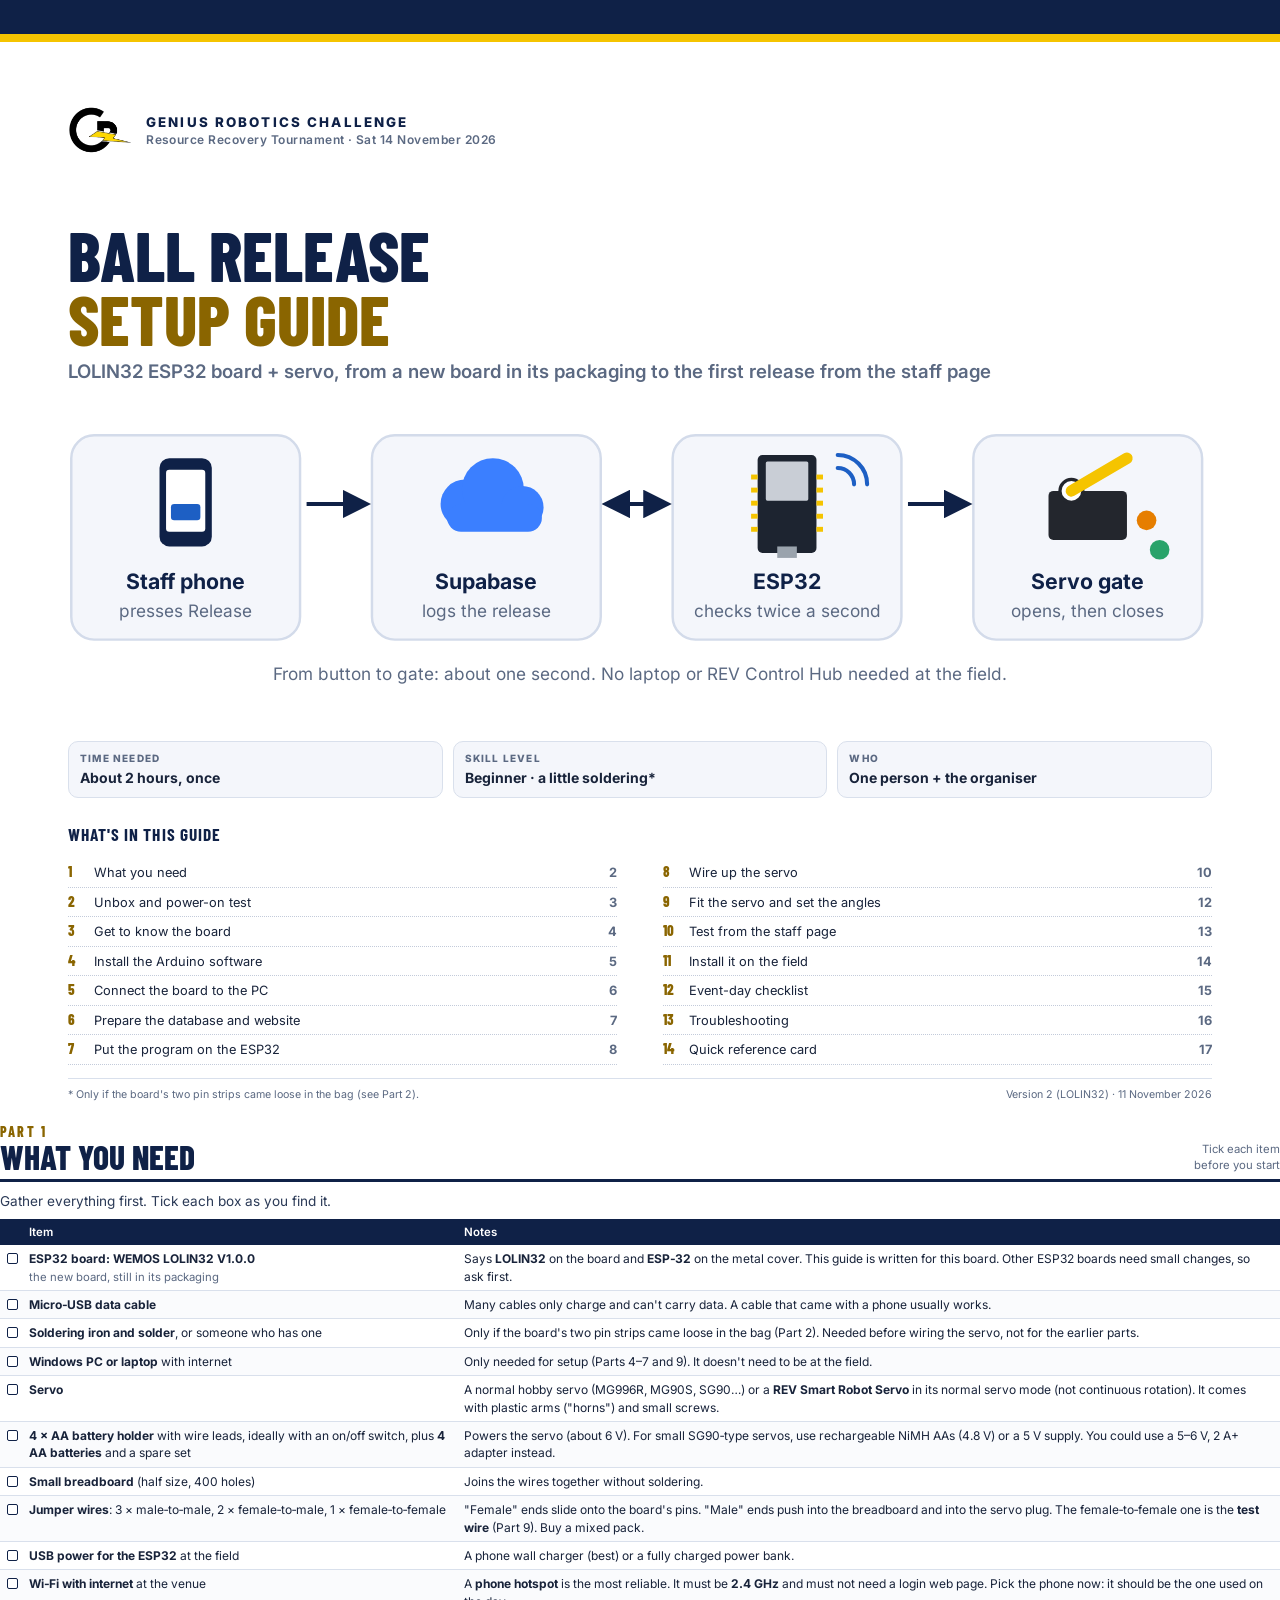
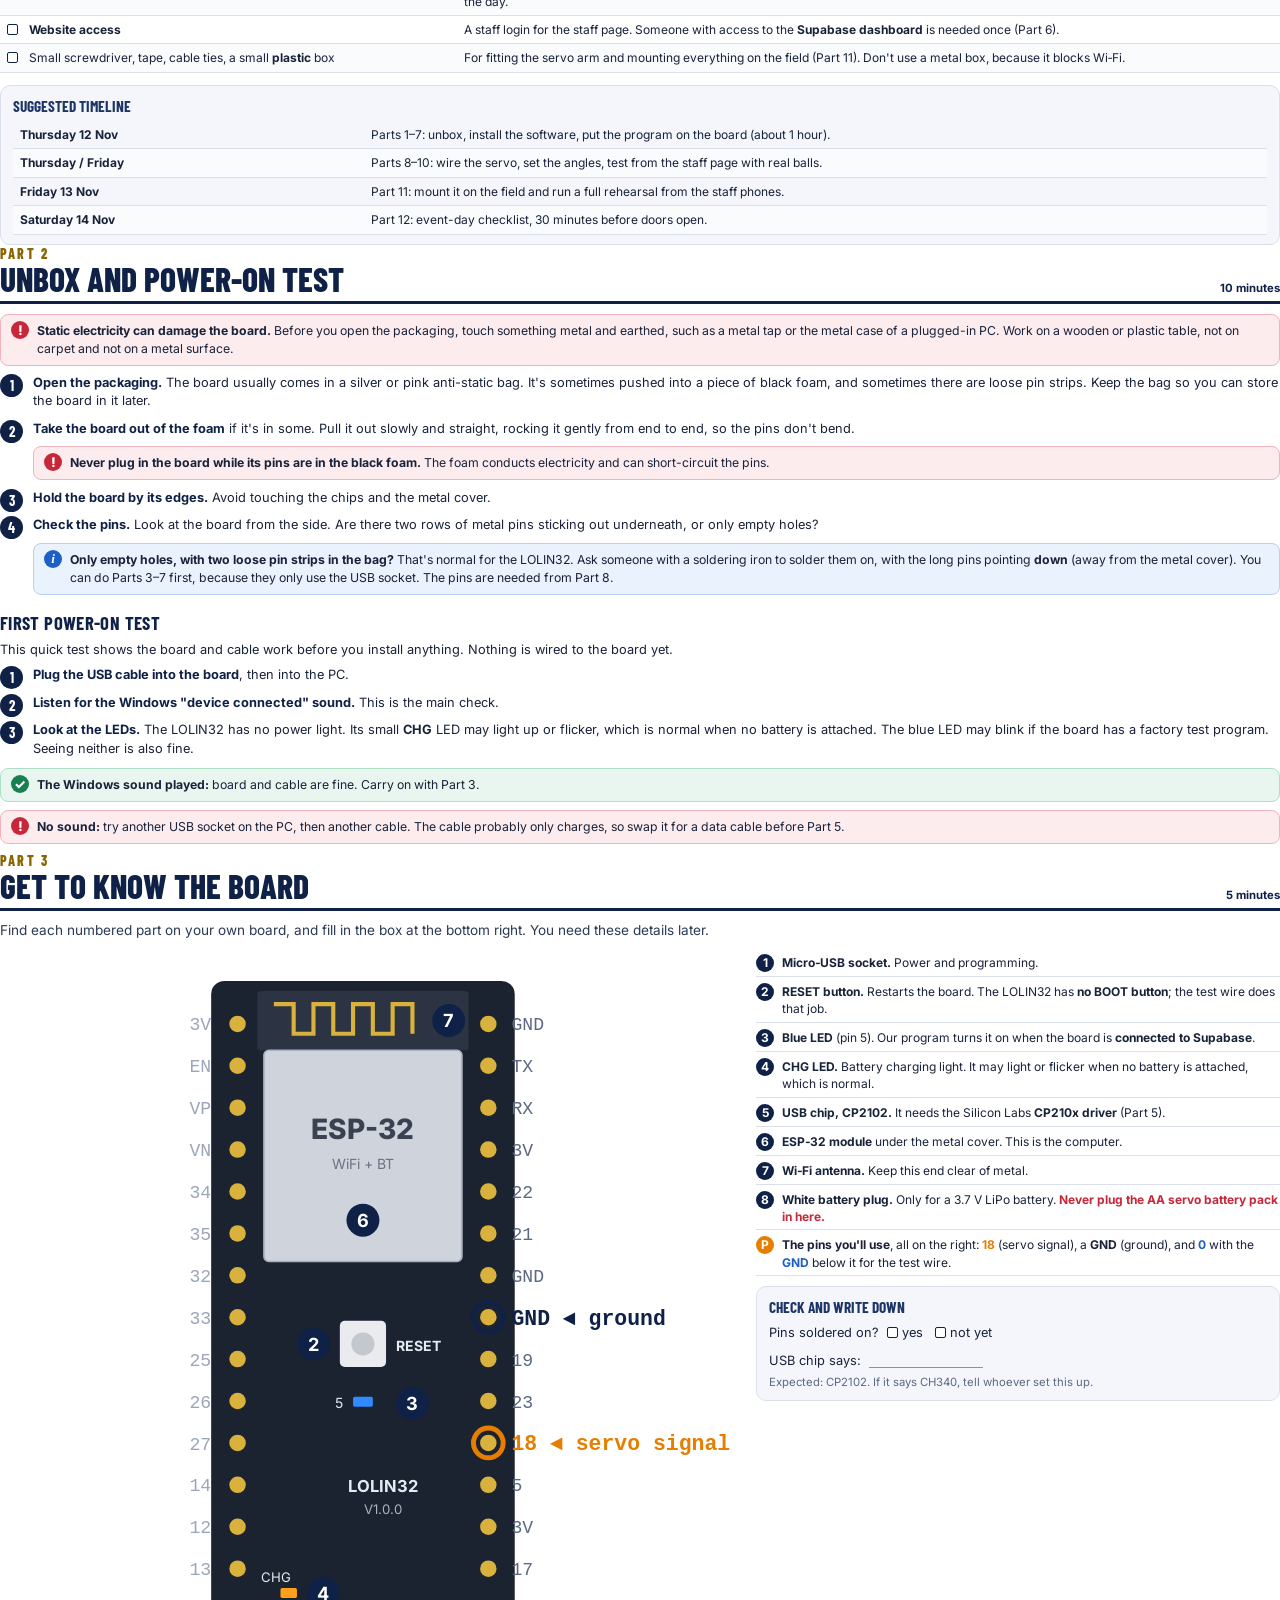
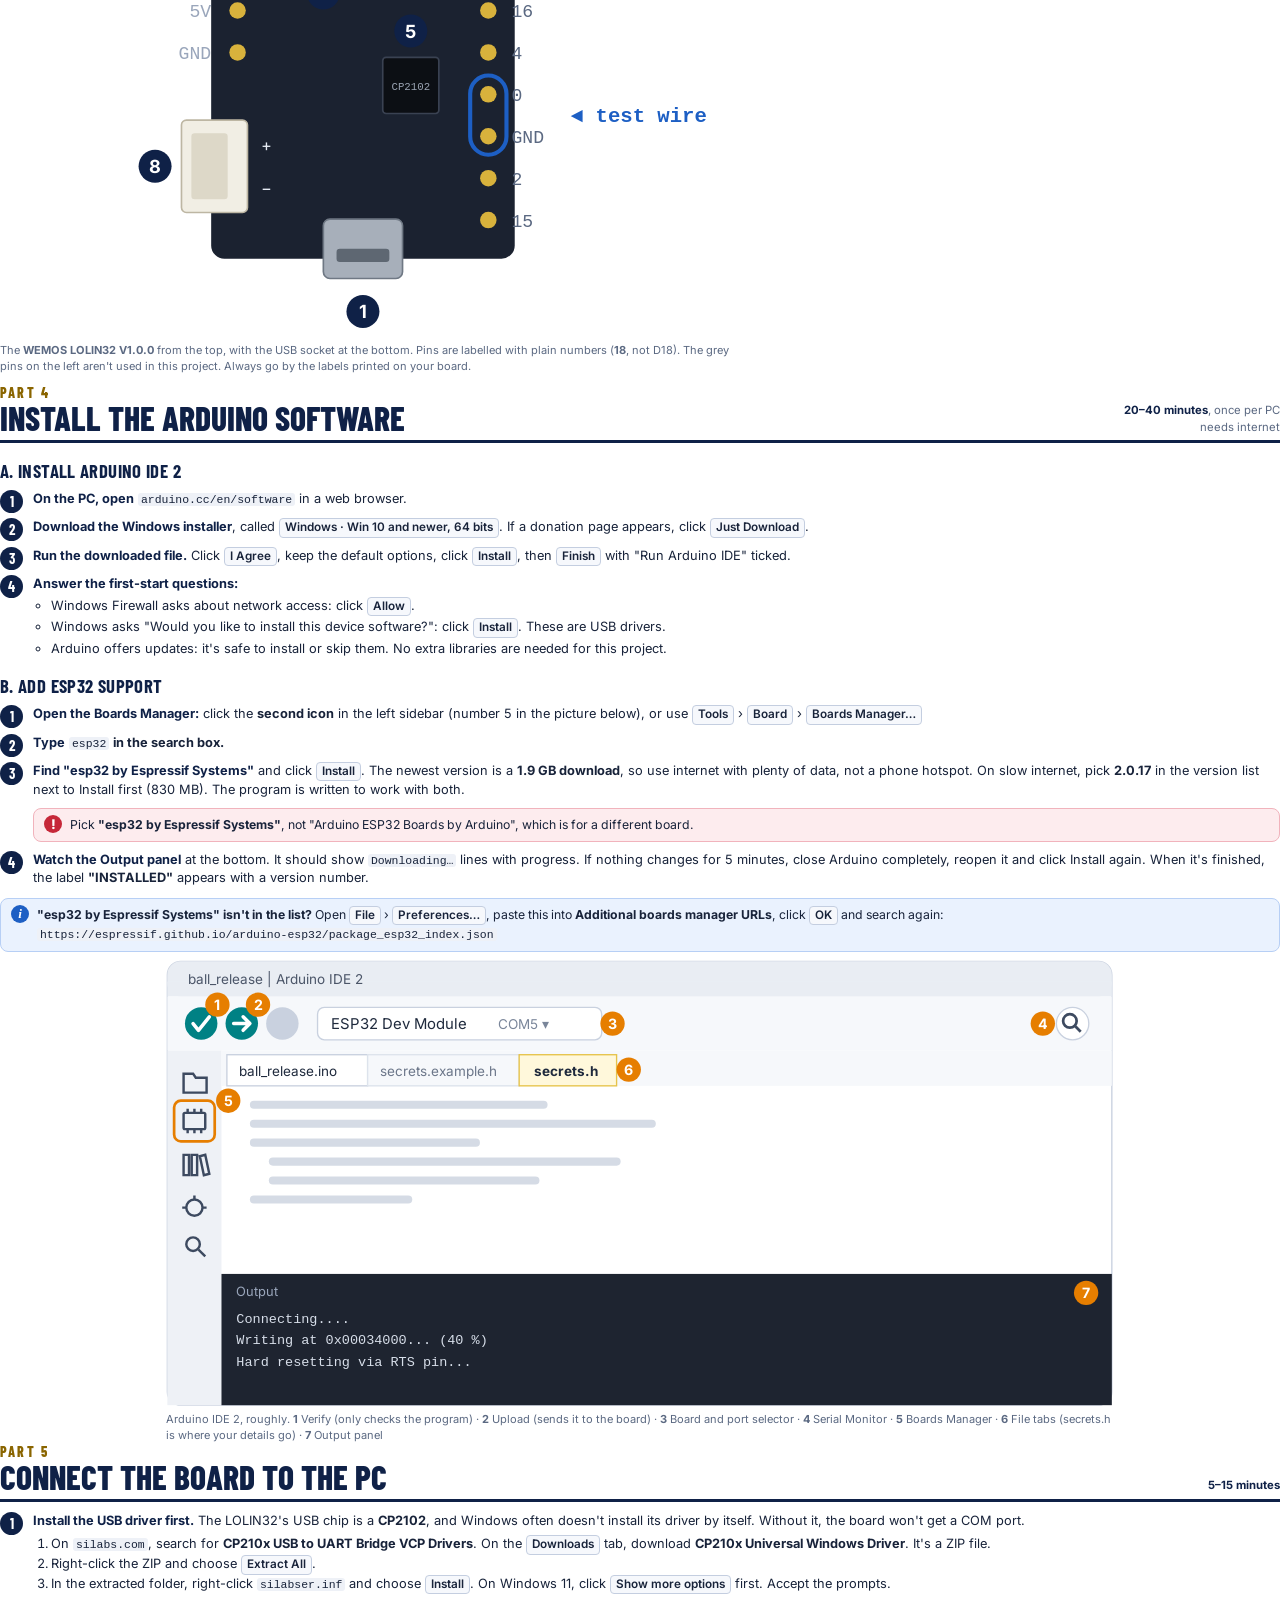
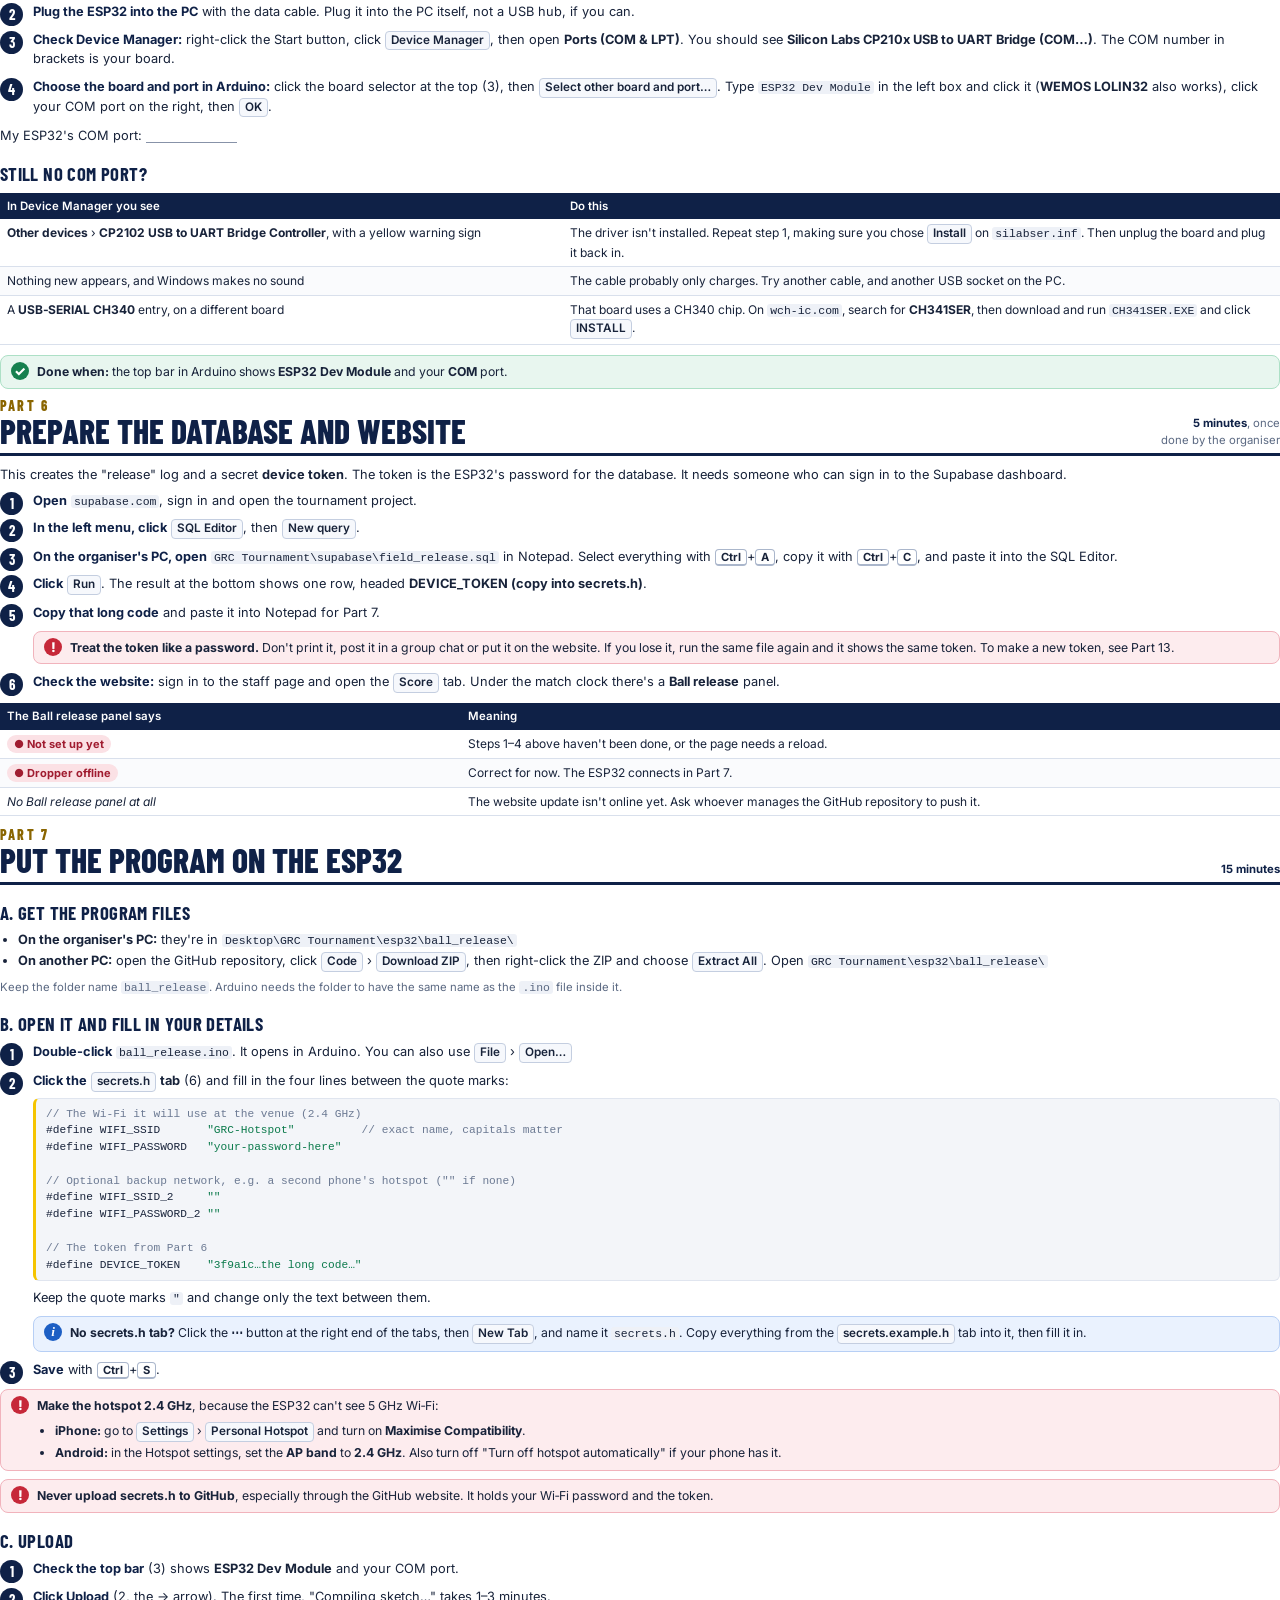
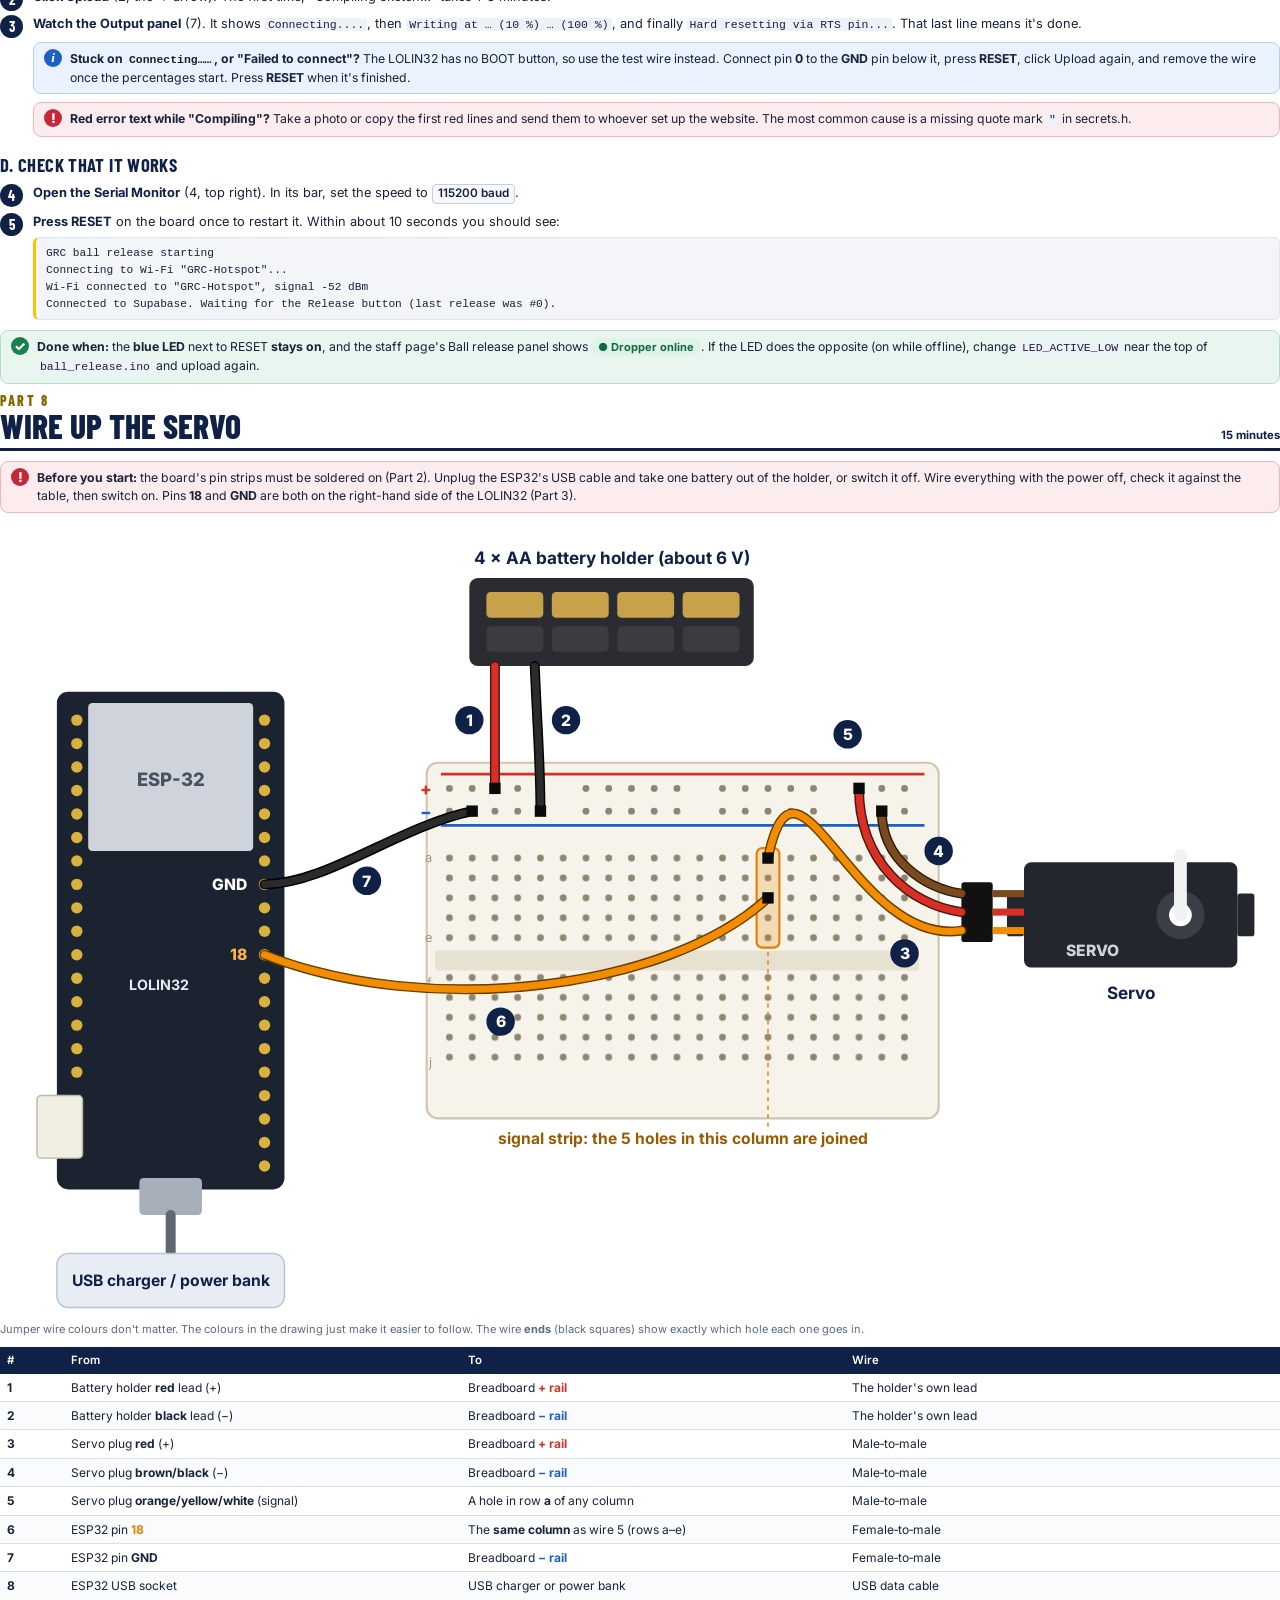
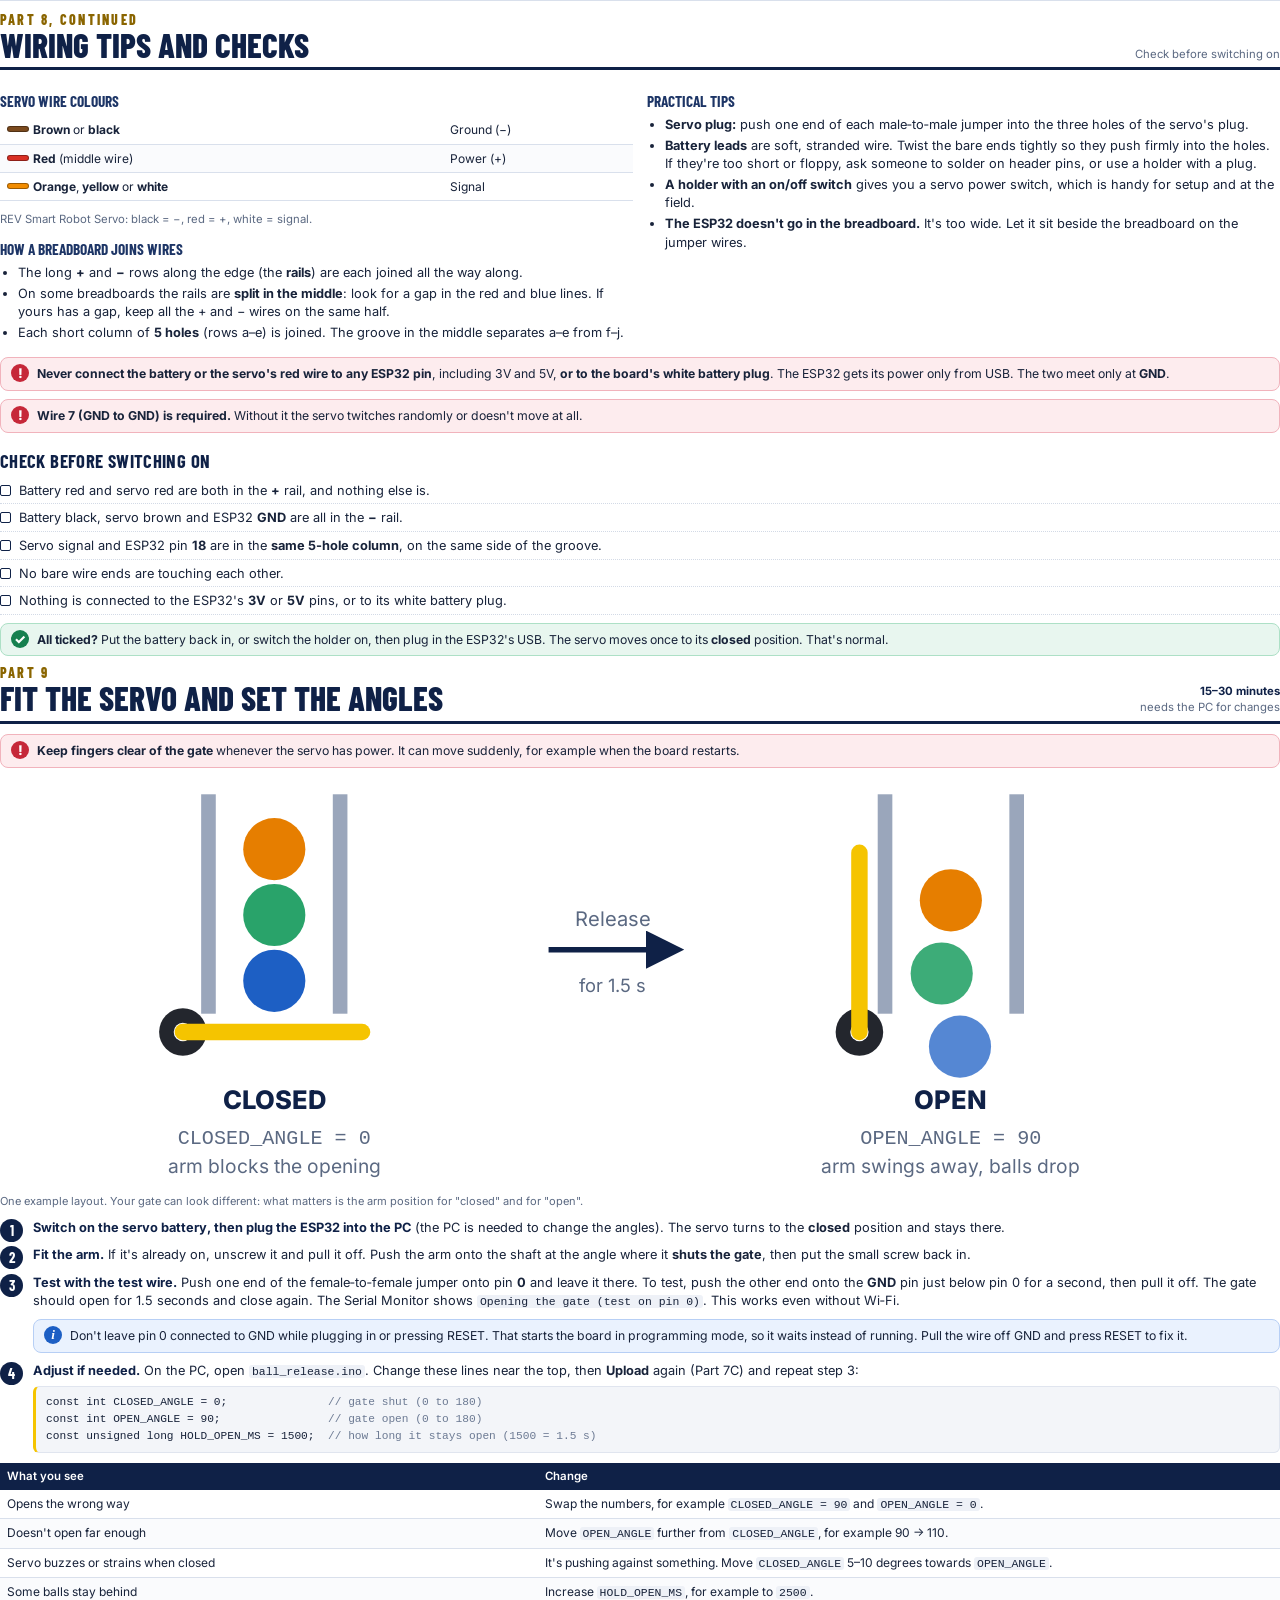
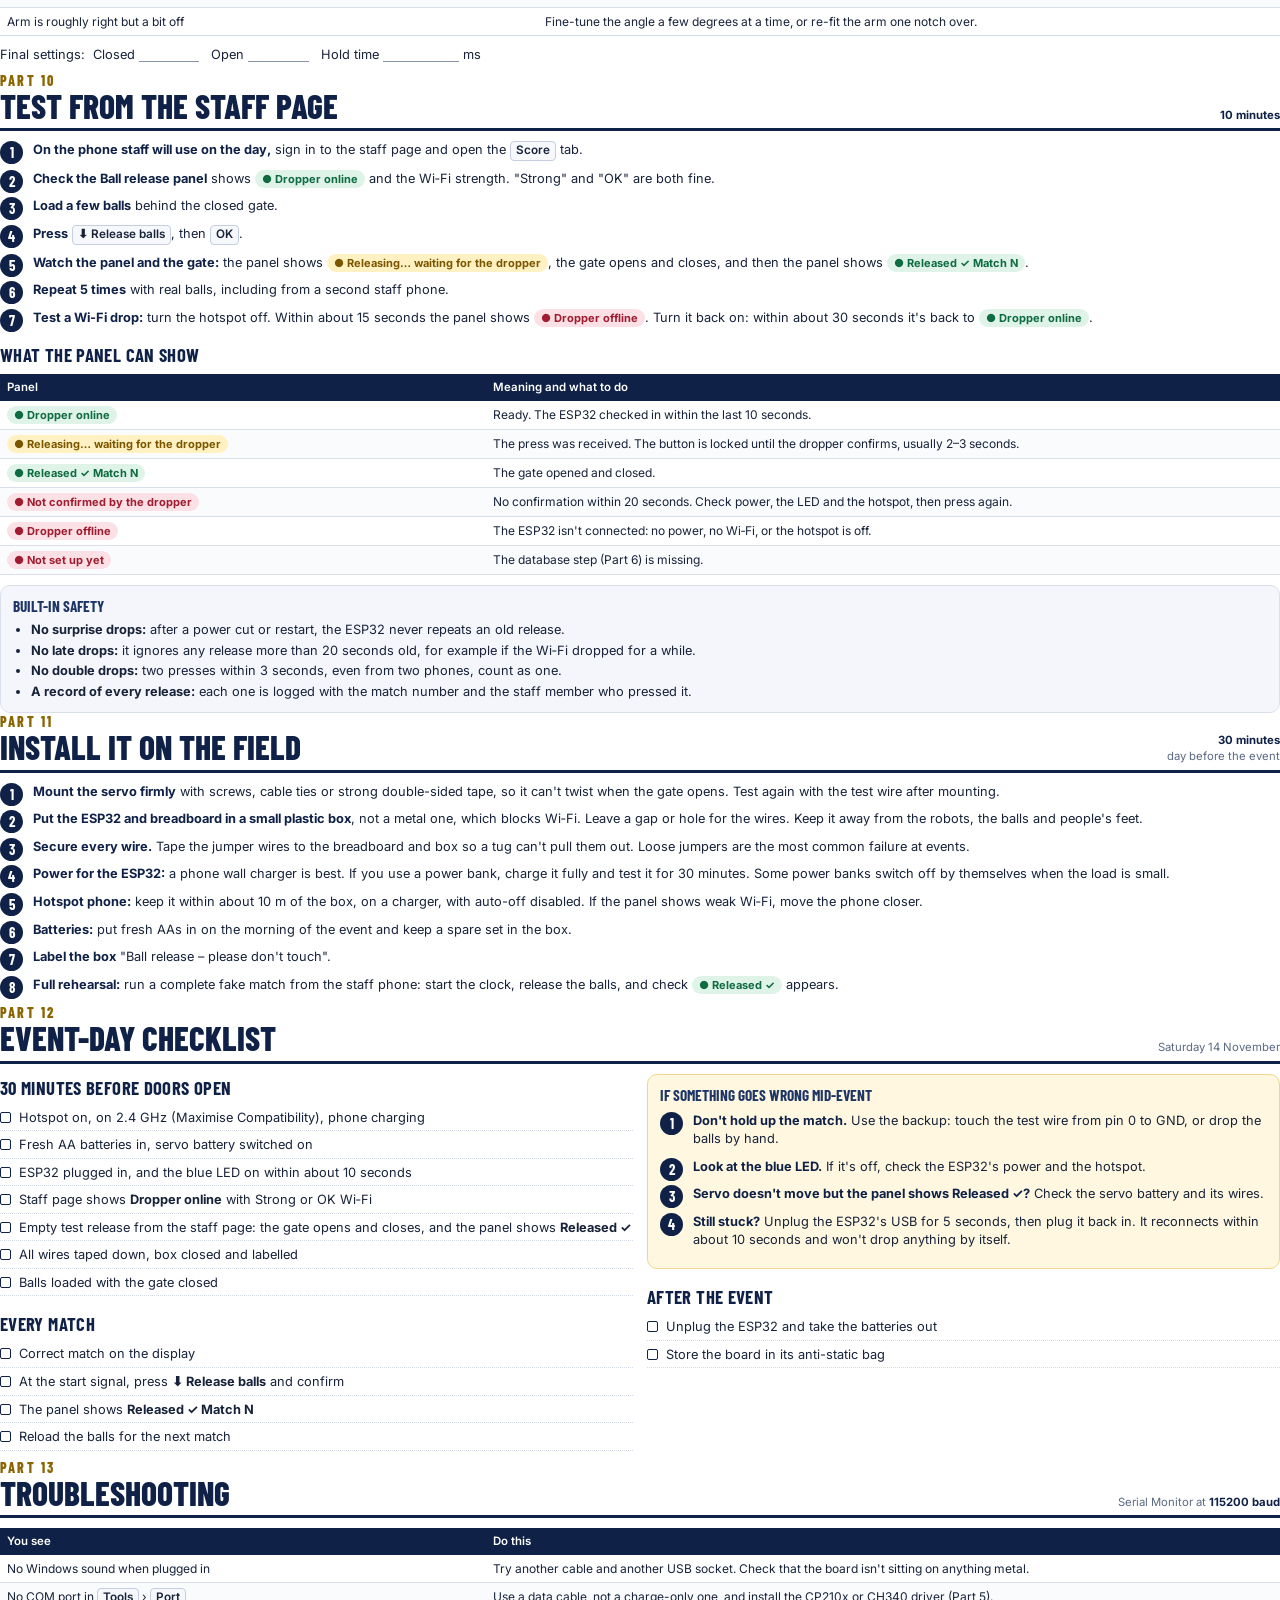
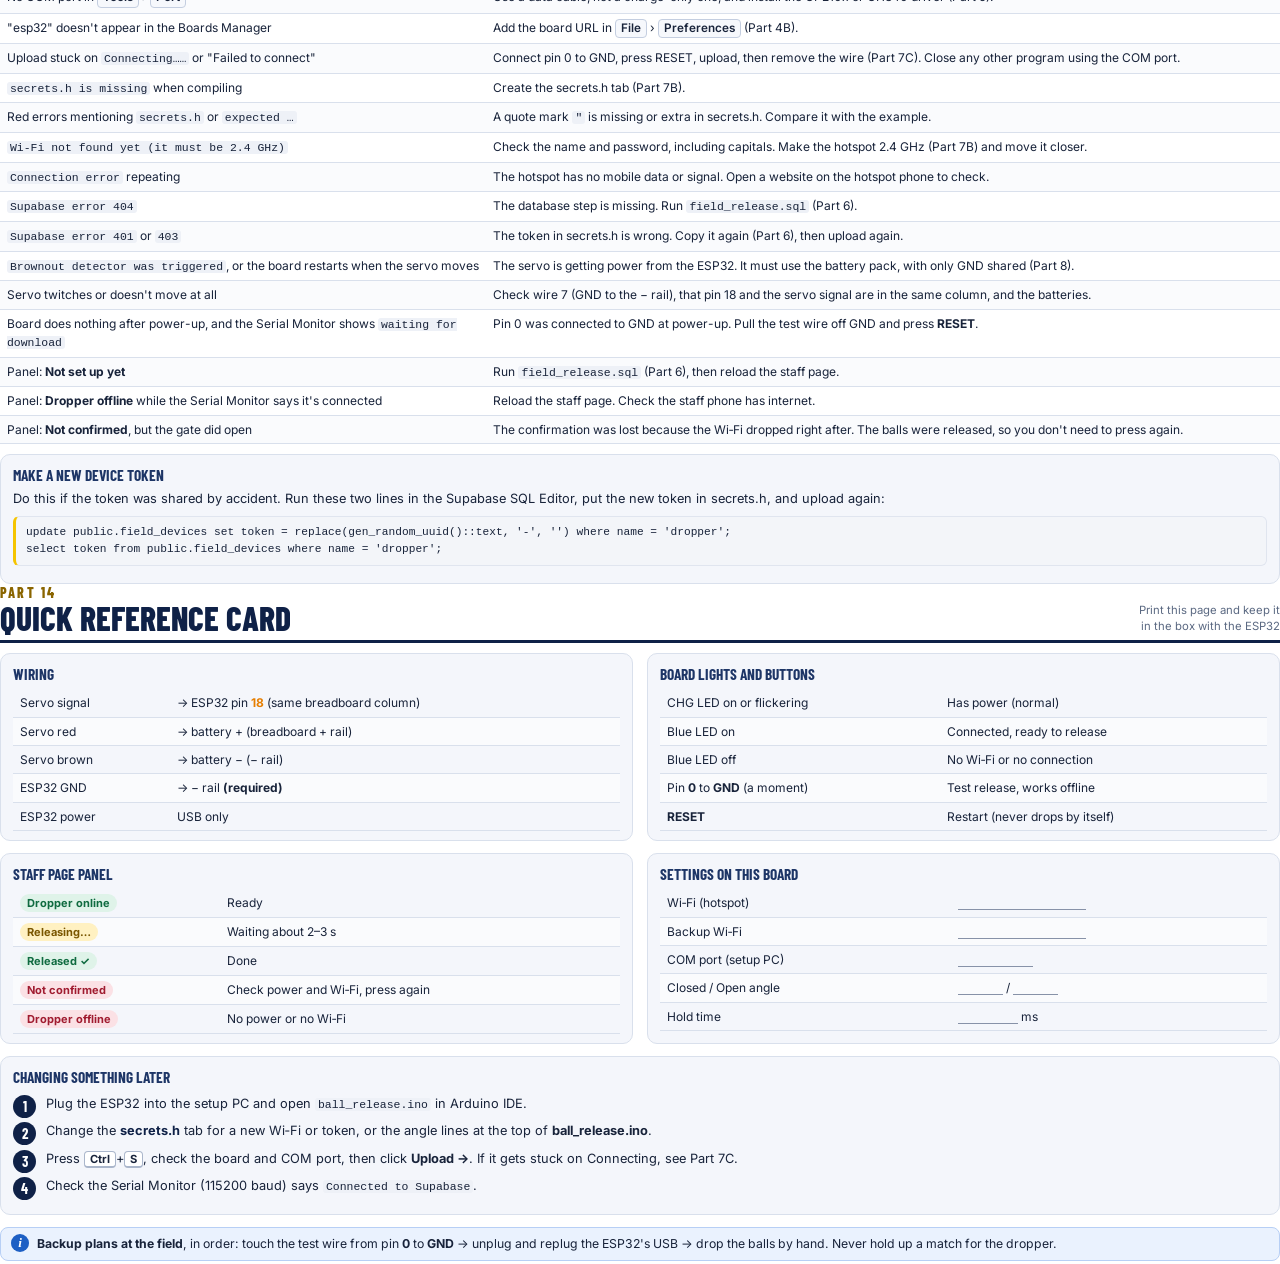
<file: GRC Tournament/esp32/setup-guide.html>
<!doctype html>
<html lang="en">
<head>
<meta charset="utf-8">
<title>ESP32 Ball Release Setup Guide</title>
<link rel="preconnect" href="https://fonts.googleapis.com">
<link rel="preconnect" href="https://fonts.gstatic.com" crossorigin>
<link href="https://fonts.googleapis.com/css2?family=Barlow+Condensed:wght@600;700;800&family=Inter:wght@400;600;700;800&display=block" rel="stylesheet">
<style>
  @page {
    size: A4;
    margin: 15mm 15mm 17mm;
    @bottom-left { content: "GRC · ESP32 ball release setup guide"; font: 600 7.5pt 'Inter', 'Segoe UI', sans-serif; color: #7a879e; }
    @bottom-right { content: "Page " counter(page) " of " counter(pages); font: 600 7.5pt 'Inter', 'Segoe UI', sans-serif; color: #7a879e; }
  }
  @page :first { margin: 0; @bottom-left { content: none; } @bottom-right { content: none; } }

  :root {
    --navy: #0f2147; --navy-2: #1d3566; --gold: #f5c400; --gold-ink: #8a6500;
    --blue: #1d5fc4; --red: #c62839; --green: #16804f; --orange: #e67e00;
    --ink: #18233a; --muted: #5b6982; --line: #d9e0ec; --soft: #f4f6fb;
  }
  * { box-sizing: border-box; }
  html { -webkit-print-color-adjust: exact; print-color-adjust: exact; }
  body { margin: 0; font-family: 'Inter', 'Segoe UI', Arial, sans-serif; font-size: 9.6pt; line-height: 1.45; color: var(--ink); }
  h1, h2, h3, .display { font-family: 'Barlow Condensed', 'Bahnschrift', 'Segoe UI', sans-serif; }
  p { margin: 0 0 7px; }
  b, strong { font-weight: 700; }
  a { color: var(--blue); text-decoration: none; }

  /* ---------- cover ---------- */
  .cover { height: 297mm; padding: 20mm 18mm 16mm; display: flex; flex-direction: column; position: relative; overflow: hidden; }
  .cover::before { content: ''; position: absolute; left: 0; right: 0; top: 0; height: 9mm; background: var(--navy); }
  .cover::after { content: ''; position: absolute; left: 0; right: 0; top: 9mm; height: 2.2mm; background: var(--gold); }
  .cv-top { display: flex; align-items: center; gap: 14px; margin-top: 6mm; }
  .cv-top img { width: 64px; height: 64px; }
  .cv-org { font: 800 10pt 'Inter', sans-serif; letter-spacing: .16em; text-transform: uppercase; color: var(--navy); }
  .cv-org small { display: block; font-weight: 600; letter-spacing: .04em; text-transform: none; color: var(--muted); font-size: 9pt; margin-top: 2px; }
  .cv-title { margin: 16mm 0 0; font-size: 52pt; line-height: .92; font-weight: 800; text-transform: uppercase; color: var(--navy); }
  .cv-title span { color: var(--gold-ink); }
  .cv-sub { font-size: 14pt; color: var(--muted); margin-top: 8px; font-weight: 600; }
  .cv-facts { display: flex; gap: 10px; margin: 9mm 0 7mm; }
  .cv-facts div { flex: 1; border: 1px solid var(--line); border-radius: 10px; padding: 9px 11px; background: var(--soft); }
  .cv-facts small { display: block; font-size: 7.5pt; font-weight: 800; letter-spacing: .12em; text-transform: uppercase; color: var(--muted); }
  .cv-facts b { display: block; font-size: 10.5pt; margin-top: 2px; }
  .cv-howto { font: 700 13pt 'Barlow Condensed', sans-serif; text-transform: uppercase; letter-spacing: .06em; color: var(--navy); margin: 0 0 6px; }
  .toc { columns: 2; column-gap: 12mm; margin-top: 2mm; padding: 0; list-style: none; counter-reset: t; }
  .toc li { counter-increment: t; display: flex; align-items: baseline; gap: 6px; padding: 4px 0; border-bottom: 1px dotted #c3cbda; break-inside: avoid; font-size: 9.6pt; }
  .toc li::before { content: counter(t); flex: 0 0 20px; font: 800 11pt 'Barlow Condensed', sans-serif; color: var(--gold-ink); }
  .toc li span { flex: 1; }
  .toc li i { font-style: normal; color: var(--muted); font-weight: 700; }
  .cv-foot { margin-top: auto; display: flex; justify-content: space-between; font-size: 8pt; color: var(--muted); border-top: 1px solid var(--line); padding-top: 8px; }

  /* ---------- parts ---------- */
  .part { break-before: page; }
  .part.flow { break-before: auto; margin-top: 18px; }
  .part-head { display: flex; align-items: flex-end; justify-content: space-between; gap: 12px; border-bottom: 3px solid var(--navy); padding-bottom: 5px; margin-bottom: 10px; break-after: avoid; }
  .part-no { font: 800 10.5pt 'Barlow Condensed', sans-serif; letter-spacing: .16em; color: var(--gold-ink); text-transform: uppercase; }
  h1 { font-size: 25pt; line-height: 1; margin: 1px 0 0; text-transform: uppercase; color: var(--navy); font-weight: 800; }
  .meta { font-size: 8.5pt; color: var(--muted); text-align: right; white-space: nowrap; }
  .meta b { color: var(--navy); }
  h2 { font-size: 14pt; text-transform: uppercase; color: var(--navy); margin: 14px 0 5px; font-weight: 700; letter-spacing: .02em; break-after: avoid; }
  h3 { font-size: 11.5pt; text-transform: uppercase; color: var(--navy-2); margin: 10px 0 4px; font-weight: 700; break-after: avoid; }
  .lead { font-size: 10.2pt; color: #2b3a57; }

  ol.steps { list-style: none; counter-reset: s; padding: 0; margin: 6px 0 10px; }
  ol.steps > li { counter-increment: s; position: relative; padding-left: 33px; margin: 0 0 9px; break-inside: avoid; }
  ol.steps > li::before { content: counter(s); position: absolute; left: 0; top: 0; width: 23px; height: 23px; border-radius: 50%; background: var(--navy); color: #fff; font: 700 11pt/23px 'Barlow Condensed', sans-serif; text-align: center; }
  ol.steps.cont { counter-reset: none; }
  ol.steps > li > b:first-child { color: var(--navy); }
  ul { margin: 3px 0 7px; padding-left: 18px; }
  ul li { margin: 2px 0; }

  .note { border-radius: 8px; padding: 7px 11px 7px 36px; margin: 8px 0; position: relative; break-inside: avoid; font-size: 9.2pt; }
  .note::before { position: absolute; left: 10px; top: 6px; width: 18px; height: 18px; border-radius: 50%; color: #fff; font: 800 10pt/18px 'Inter', sans-serif; text-align: center; }
  .note p:last-child, .note ul:last-child { margin-bottom: 0; }
  .warn { background: #fdecee; border: 1px solid #f1b3bc; } .warn::before { content: '!'; background: var(--red); }
  .tip  { background: #eaf2fe; border: 1px solid #b7cff5; } .tip::before  { content: 'i'; background: var(--blue); font-family: Georgia, serif; font-style: italic; }
  .ok   { background: #e8f6ef; border: 1px solid #ade0c6; } .ok::before   { content: '✓'; background: var(--green); }

  .ui { display: inline-block; padding: 0 5px; border: 1px solid #c4cee0; border-radius: 4px; background: #f6f8fc; font-weight: 600; font-size: 8.8pt; line-height: 1.5; white-space: nowrap; }
  .key { display: inline-block; padding: 0 5px; border: 1px solid #aab6cb; border-bottom-width: 2px; border-radius: 4px; background: #fff; font: 700 8.4pt 'Inter', sans-serif; white-space: nowrap; }
  code { font-family: 'Cascadia Mono', Consolas, monospace; font-size: 8.6pt; background: #eef1f7; padding: 0 3px; border-radius: 3px; }
  pre { font-family: 'Cascadia Mono', Consolas, monospace; font-size: 8.4pt; line-height: 1.5; background: #f3f5f9; border: 1px solid #e0e5ef; border-left: 3px solid var(--gold); border-radius: 6px; padding: 7px 10px; margin: 6px 0 8px; white-space: pre-wrap; break-inside: avoid; }
  pre .c { color: #6c7a93; }
  pre .s { color: #0b7a4b; }

  table { width: 100%; border-collapse: collapse; font-size: 9pt; margin: 6px 0 10px; }
  th { background: var(--navy); color: #fff; text-align: left; padding: 5px 7px; font-weight: 600; font-size: 8.6pt; }
  td { padding: 5px 7px; border-bottom: 1px solid var(--line); vertical-align: top; }
  tr { break-inside: avoid; }
  tbody tr:nth-child(even) td { background: #fafbfd; }
  td.cbcol, th.cbcol { width: 22px; padding-right: 0; }

  .cb { display: inline-block; width: 11px; height: 11px; border: 1.5px solid var(--navy); border-radius: 2px; vertical-align: -1px; background: #fff; }
  ul.check { list-style: none; padding: 0; margin: 4px 0 8px; }
  ul.check li { display: flex; gap: 8px; align-items: baseline; padding: 3px 0; border-bottom: 1px dotted #d3dae6; break-inside: avoid; }
  ul.check li .cb { flex: 0 0 11px; position: relative; top: 1px; }
  .blank { display: inline-block; min-width: 36mm; border-bottom: 1px solid #8792a8; height: 13px; vertical-align: -3px; }

  figure { margin: 8px 0 10px; break-inside: avoid; }
  figure svg { display: block; width: 100%; height: auto; }
  figcaption { font-size: 8.3pt; color: var(--muted); margin-top: 4px; }
  .cols { display: grid; grid-template-columns: 1fr 1fr; gap: 14px; }
  .cols-6040 { display: grid; grid-template-columns: 58% 1fr; gap: 14px; align-items: start; }
  .legend { list-style: none; padding: 0; margin: 0; font-size: 9pt; }
  .legend li { display: flex; gap: 8px; align-items: baseline; padding: 4px 0; border-bottom: 1px solid var(--line); break-inside: avoid; }
  .badge { flex: 0 0 18px; width: 18px; height: 18px; border-radius: 50%; background: var(--navy); color: #fff; font: 700 9pt/18px 'Inter', sans-serif; text-align: center; display: inline-block; }
  .badge.o { background: var(--orange); }
  .keep { break-inside: avoid; }
  .small { font-size: 8.5pt; color: var(--muted); }
  .pill { display: inline-block; padding: 1px 7px; border-radius: 999px; font-size: 8.3pt; font-weight: 700; white-space: nowrap; }
  .pill.g { background: #dff3e9; color: #0f6b40; } .pill.r { background: #fbe1e5; color: #a01c30; } .pill.y { background: #fff1c2; color: #7a5600; } .pill.n { background: #e6eaf2; color: #3b4a66; }
  .card { border: 1px solid var(--line); border-radius: 10px; padding: 9px 12px; background: var(--soft); break-inside: avoid; }
  .card h3 { margin-top: 0; }
  .card table td:first-child { white-space: nowrap; }
  .wire { display: inline-block; width: 22px; height: 6px; border-radius: 3px; vertical-align: 2px; margin-right: 4px; border: 1px solid rgba(0,0,0,.35); }
</style>
</head>
<body>

<!-- =============================================================== COVER -->
<section class="cover">
  <div class="cv-top">
    <img src="../assets/logo.png" alt="">
    <div class="cv-org">Genius Robotics Challenge<small>Resource Recovery Tournament · Sat 14 November 2026</small></div>
  </div>

  <h1 class="cv-title">Ball release<br><span>setup guide</span></h1>
  <div class="cv-sub">LOLIN32 ESP32 board + servo, from a new board in its packaging to the first release from the staff page</div>

  <figure style="margin-top:9mm">
    <svg viewBox="0 0 700 170" xmlns="http://www.w3.org/2000/svg" font-family="Inter, Segoe UI, sans-serif">
      <defs>
        <marker id="ah" viewBox="0 0 10 10" refX="8" refY="5" markerWidth="7" markerHeight="7" orient="auto-start-reverse"><path d="M0,0 L10,5 L0,10 z" fill="#0f2147"/></marker>
      </defs>
      <g fill="#f4f6fb" stroke="#d3dbea" stroke-width="1.5">
        <rect x="2" y="10" width="140" height="125" rx="14"/>
        <rect x="186" y="10" width="140" height="125" rx="14"/>
        <rect x="370" y="10" width="140" height="125" rx="14"/>
        <rect x="554" y="10" width="140" height="125" rx="14"/>
      </g>
      <!-- phone -->
      <rect x="56" y="24" width="32" height="54" rx="6" fill="#0f2147"/>
      <rect x="60" y="31" width="24" height="38" rx="2" fill="#fff"/>
      <rect x="63" y="52" width="18" height="10" rx="2" fill="#1d5fc4"/>
      <!-- cloud -->
      <g fill="#3b7fff"><circle cx="243" cy="52" r="15"/><circle cx="260" cy="43" r="19"/><circle cx="278" cy="54" r="13"/><rect x="232" y="52" width="58" height="17" rx="8.5"/></g>
      <!-- esp32 -->
      <g transform="translate(422 22)">
        <rect width="36" height="60" rx="3" fill="#1d2430"/>
        <rect x="5" y="4" width="26" height="24" rx="1" fill="#c9ced6"/>
        <g fill="#f5c400"><rect x="-4" y="12" width="4" height="3"/><rect x="-4" y="20" width="4" height="3"/><rect x="-4" y="28" width="4" height="3"/><rect x="-4" y="36" width="4" height="3"/><rect x="-4" y="44" width="4" height="3"/><rect x="36" y="12" width="4" height="3"/><rect x="36" y="20" width="4" height="3"/><rect x="36" y="28" width="4" height="3"/><rect x="36" y="36" width="4" height="3"/><rect x="36" y="44" width="4" height="3"/></g>
        <rect x="12" y="56" width="12" height="7" fill="#9aa3ad"/>
      </g>
      <g fill="none" stroke="#1d5fc4" stroke-width="2.5" stroke-linecap="round"><path d="M471 30 a10 10 0 0 1 10 10"/><path d="M471 22 a18 18 0 0 1 18 18"/></g>
      <!-- servo gate -->
      <rect x="600" y="44" width="48" height="30" rx="3" fill="#23262d"/>
      <circle cx="614" cy="44" r="7" fill="#fff" stroke="#23262d" stroke-width="2"/>
      <line x1="614" y1="44" x2="648" y2="24" stroke="#f5c400" stroke-width="7" stroke-linecap="round"/>
      <circle cx="660" cy="62" r="6" fill="#e67e00"/><circle cx="668" cy="80" r="6" fill="#29a36a"/>
      <!-- arrows -->
      <line x1="146" y1="52" x2="182" y2="52" stroke="#0f2147" stroke-width="2.5" marker-end="url(#ah)"/>
      <line x1="330" y1="52" x2="366" y2="52" stroke="#0f2147" stroke-width="2.5" marker-start="url(#ah)" marker-end="url(#ah)"/>
      <line x1="514" y1="52" x2="550" y2="52" stroke="#0f2147" stroke-width="2.5" marker-end="url(#ah)"/>
      <!-- labels -->
      <g text-anchor="middle" fill="#0f2147" font-weight="700" font-size="13">
        <text x="72" y="104">Staff phone</text><text x="256" y="104">Supabase</text><text x="440" y="104">ESP32</text><text x="624" y="104">Servo gate</text>
      </g>
      <g text-anchor="middle" fill="#5b6982" font-size="10.5">
        <text x="72" y="121">presses Release</text><text x="256" y="121">logs the release</text><text x="440" y="121">checks twice a second</text><text x="624" y="121">opens, then closes</text>
      </g>
      <text x="350" y="160" text-anchor="middle" fill="#5b6982" font-size="10.5">From button to gate: about one second. No laptop or REV Control Hub needed at the field.</text>
    </svg>
  </figure>

  <div class="cv-facts">
    <div><small>Time needed</small><b>About 2 hours, once</b></div>
    <div><small>Skill level</small><b>Beginner · a little soldering*</b></div>
    <div><small>Who</small><b>One person + the organiser</b></div>
  </div>

  <div class="cv-howto">What's in this guide</div>
  <ol class="toc">
    <li><span>What you need</span><i>2</i></li>
    <li><span>Unbox and power-on test</span><i>3</i></li>
    <li><span>Get to know the board</span><i>4</i></li>
    <li><span>Install the Arduino software</span><i>5</i></li>
    <li><span>Connect the board to the PC</span><i>6</i></li>
    <li><span>Prepare the database and website</span><i>7</i></li>
    <li><span>Put the program on the ESP32</span><i>8</i></li>
    <li><span>Wire up the servo</span><i>10</i></li>
    <li><span>Fit the servo and set the angles</span><i>12</i></li>
    <li><span>Test from the staff page</span><i>13</i></li>
    <li><span>Install it on the field</span><i>14</i></li>
    <li><span>Event-day checklist</span><i>15</i></li>
    <li><span>Troubleshooting</span><i>16</i></li>
    <li><span>Quick reference card</span><i>17</i></li>
  </ol>

  <div class="cv-foot">
    <span>* Only if the board's two pin strips came loose in the bag (see Part 2).</span>
    <span>Version 2 (LOLIN32) · 11 November 2026</span>
  </div>
</section>

<!-- =============================================================== 1 -->
<section class="part" id="p1">
  <div class="part-head"><div><div class="part-no">Part 1</div><h1>What you need</h1></div><div class="meta">Tick each item<br>before you start</div></div>

  <p class="lead">Gather everything first. Tick each box as you find it.</p>

  <table>
    <thead><tr><th class="cbcol"></th><th style="width:34%">Item</th><th>Notes</th></tr></thead>
    <tbody>
      <tr><td class="cbcol"><span class="cb"></span></td><td><b>ESP32 board: WEMOS LOLIN32 V1.0.0</b><br><span class="small">the new board, still in its packaging</span></td><td>Says <b>LOLIN32</b> on the board and <b>ESP‑32</b> on the metal cover. This guide is written for this board. Other ESP32 boards need small changes, so ask first.</td></tr>
      <tr><td class="cbcol"><span class="cb"></span></td><td><b>Micro‑USB data cable</b></td><td>Many cables only charge and can't carry data. A cable that came with a phone usually works.</td></tr>
      <tr><td class="cbcol"><span class="cb"></span></td><td><b>Soldering iron and solder</b>, or someone who has one</td><td>Only if the board's two pin strips came loose in the bag (Part 2). Needed before wiring the servo, not for the earlier parts.</td></tr>
      <tr><td class="cbcol"><span class="cb"></span></td><td><b>Windows PC or laptop</b> with internet</td><td>Only needed for setup (Parts 4–7 and 9). It doesn't need to be at the field.</td></tr>
      <tr><td class="cbcol"><span class="cb"></span></td><td><b>Servo</b></td><td>A normal hobby servo (MG996R, MG90S, SG90…) or a <b>REV Smart Robot Servo</b> in its normal servo mode (not continuous rotation). It comes with plastic arms ("horns") and small screws.</td></tr>
      <tr><td class="cbcol"><span class="cb"></span></td><td><b>4 × AA battery holder</b> with wire leads, ideally with an on/off switch, plus <b>4 AA batteries</b> and a spare set</td><td>Powers the servo (about 6 V). For small SG90‑type servos, use rechargeable NiMH AAs (4.8 V) or a 5 V supply. You could use a 5–6 V, 2 A+ adapter instead.</td></tr>
      <tr><td class="cbcol"><span class="cb"></span></td><td><b>Small breadboard</b> (half size, 400 holes)</td><td>Joins the wires together without soldering.</td></tr>
      <tr><td class="cbcol"><span class="cb"></span></td><td><b>Jumper wires</b>: 3 × male‑to‑male, 2 × female‑to‑male, 1 × female‑to‑female</td><td>"Female" ends slide onto the board's pins. "Male" ends push into the breadboard and into the servo plug. The female‑to‑female one is the <b>test wire</b> (Part 9). Buy a mixed pack.</td></tr>
      <tr><td class="cbcol"><span class="cb"></span></td><td><b>USB power for the ESP32</b> at the field</td><td>A phone wall charger (best) or a fully charged power bank.</td></tr>
      <tr><td class="cbcol"><span class="cb"></span></td><td><b>Wi‑Fi with internet</b> at the venue</td><td>A <b>phone hotspot</b> is the most reliable. It must be <b>2.4 GHz</b> and must not need a login web page. Pick the phone now: it should be the one used on the day.</td></tr>
      <tr><td class="cbcol"><span class="cb"></span></td><td><b>Website access</b></td><td>A staff login for the staff page. Someone with access to the <b>Supabase dashboard</b> is needed once (Part 6).</td></tr>
      <tr><td class="cbcol"><span class="cb"></span></td><td>Small screwdriver, tape, cable ties, a small <b>plastic</b> box</td><td>For fitting the servo arm and mounting everything on the field (Part 11). Don't use a metal box, because it blocks Wi‑Fi.</td></tr>
    </tbody>
  </table>

  <div class="card" style="margin-top:12px">
    <h3>Suggested timeline</h3>
    <table style="margin:2px 0 0">
      <tbody>
        <tr><td style="width:28%"><b>Thursday 12 Nov</b></td><td>Parts 1–7: unbox, install the software, put the program on the board (about 1 hour).</td></tr>
        <tr><td><b>Thursday / Friday</b></td><td>Parts 8–10: wire the servo, set the angles, test from the staff page with real balls.</td></tr>
        <tr><td><b>Friday 13 Nov</b></td><td>Part 11: mount it on the field and run a full rehearsal from the staff phones.</td></tr>
        <tr><td><b>Saturday 14 Nov</b></td><td>Part 12: event-day checklist, 30 minutes before doors open.</td></tr>
      </tbody>
    </table>
  </div>
</section>

<!-- =============================================================== 2 -->
<section class="part" id="p2">
  <div class="part-head"><div><div class="part-no">Part 2</div><h1>Unbox and power-on test</h1></div><div class="meta"><b>10 minutes</b></div></div>

  <div class="note warn"><p><b>Static electricity can damage the board.</b> Before you open the packaging, touch something metal and earthed, such as a metal tap or the metal case of a plugged-in PC. Work on a wooden or plastic table, not on carpet and not on a metal surface.</p></div>

  <ol class="steps">
    <li><b>Open the packaging.</b> The board usually comes in a silver or pink anti-static bag. It's sometimes pushed into a piece of black foam, and sometimes there are loose pin strips. Keep the bag so you can store the board in it later.</li>
    <li><b>Take the board out of the foam</b> if it's in some. Pull it out slowly and straight, rocking it gently from end to end, so the pins don't bend.
      <div class="note warn"><p><b>Never plug in the board while its pins are in the black foam.</b> The foam conducts electricity and can short-circuit the pins.</p></div></li>
    <li><b>Hold the board by its edges.</b> Avoid touching the chips and the metal cover.</li>
    <li><b>Check the pins.</b> Look at the board from the side. Are there two rows of metal pins sticking out underneath, or only empty holes?
      <div class="note tip"><p><b>Only empty holes, with two loose pin strips in the bag?</b> That's normal for the LOLIN32. Ask someone with a soldering iron to solder them on, with the long pins pointing <b>down</b> (away from the metal cover). You can do Parts 3–7 first, because they only use the USB socket. The pins are needed from Part 8.</p></div></li>
  </ol>

  <h2>First power-on test</h2>
  <p>This quick test shows the board and cable work before you install anything. Nothing is wired to the board yet.</p>
  <ol class="steps">
    <li><b>Plug the USB cable into the board</b>, then into the PC.</li>
    <li><b>Listen for the Windows "device connected" sound.</b> This is the main check.</li>
    <li><b>Look at the LEDs.</b> The LOLIN32 has no power light. Its small <b>CHG</b> LED may light up or flicker, which is normal when no battery is attached. The blue LED may blink if the board has a factory test program. Seeing neither is also fine.</li>
  </ol>
  <div class="note ok"><p><b>The Windows sound played:</b> board and cable are fine. Carry on with Part 3.</p></div>
  <div class="note warn"><p><b>No sound:</b> try another USB socket on the PC, then another cable. The cable probably only charges, so swap it for a data cable before Part 5.</p></div>
</section>

<!-- =============================================================== 3 -->
<section class="part" id="p3">
  <div class="part-head"><div><div class="part-no">Part 3</div><h1>Get to know the board</h1></div><div class="meta"><b>5 minutes</b></div></div>
  <p class="lead">Find each numbered part on your own board, and fill in the box at the bottom right. You need these details later.</p>

  <div class="cols-6040">
    <figure style="margin-top:0">
      <svg viewBox="0 0 450 600" xmlns="http://www.w3.org/2000/svg" font-family="Cascadia Mono, Consolas, monospace">
        <!-- board -->
        <rect x="128" y="20" width="184" height="532" rx="8" fill="#1b2230"/>
        <!-- module: antenna + metal cover -->
        <rect x="156" y="26" width="128" height="36" rx="2" fill="#2c3443"/>
        <path d="M166 34 h12 v18 h12 v-18 h12 v18 h12 v-18 h12 v18 h12 v-18 h12 v18" fill="none" stroke="#d8b23c" stroke-width="2.5"/>
        <rect x="160" y="62" width="120" height="128" rx="3" fill="#cfd4dc" stroke="#aab2bf"/>
        <text x="220" y="116" text-anchor="middle" font-size="17" fill="#3a4252" font-family="Inter, sans-serif" font-weight="800">ESP-32</text>
        <text x="220" y="134" text-anchor="middle" font-size="8.5" fill="#6b7383" font-family="Inter, sans-serif">WiFi + BT</text>
        <!-- reset button -->
        <rect x="206" y="226" width="28" height="28" rx="3" fill="#e9ebee"/><circle cx="220" cy="240" r="7" fill="#c3c8cf"/>
        <text x="240" y="244" font-size="8.5" fill="#e6ebf3" font-family="Inter, sans-serif" font-weight="700">RESET</text>
        <!-- blue LED on pin 5 -->
        <rect x="214" y="272" width="12" height="6" rx="1" fill="#2f8bff"/>
        <text x="208" y="279" text-anchor="end" font-size="8.5" fill="#e6ebf3" font-family="Inter, sans-serif">5</text>
        <!-- board name -->
        <text x="232" y="330" text-anchor="middle" font-size="10" fill="#e6ebf3" font-family="Inter, sans-serif" font-weight="700">LOLIN32</text>
        <text x="232" y="343" text-anchor="middle" font-size="8" fill="#aab3c2" font-family="Inter, sans-serif">V1.0.0</text>
        <!-- CHG LED -->
        <text x="158" y="384" font-size="8" fill="#e6ebf3" font-family="Inter, sans-serif">CHG</text>
        <rect x="170" y="388" width="10" height="6" rx="1" fill="#ff9f1a"/>
        <!-- USB chip -->
        <rect x="232" y="430" width="34" height="34" rx="2" fill="#0c0f14" stroke="#3a4252"/>
        <text x="249" y="450" text-anchor="middle" font-size="6.5" fill="#9aa3b2">CP2102</text>
        <!-- battery plug (JST) -->
        <rect x="110" y="468" width="40" height="56" rx="3" fill="#f1eee4" stroke="#bdb6a3"/>
        <rect x="116" y="476" width="22" height="40" rx="2" fill="#ddd8c8"/>
        <text x="158" y="487" font-size="10" fill="#e6ebf3" font-family="Inter, sans-serif">+</text>
        <text x="158" y="513" font-size="10" fill="#e6ebf3" font-family="Inter, sans-serif">−</text>
        <!-- micro USB -->
        <rect x="196" y="528" width="48" height="36" rx="4" fill="#a7afba" stroke="#6f7884"/>
        <rect x="204" y="546" width="32" height="8" rx="2" fill="#5e6772"/>

        <!-- pins -->
        <g fill="#d8b23c">
          <circle cx="144" cy="46" r="5"/><circle cx="144" cy="71.4" r="5"/><circle cx="144" cy="96.8" r="5"/><circle cx="144" cy="122.2" r="5"/><circle cx="144" cy="147.6" r="5"/><circle cx="144" cy="173" r="5"/><circle cx="144" cy="198.4" r="5"/><circle cx="144" cy="223.8" r="5"/>
          <circle cx="144" cy="249.2" r="5"/><circle cx="144" cy="274.6" r="5"/><circle cx="144" cy="300" r="5"/><circle cx="144" cy="325.4" r="5"/><circle cx="144" cy="350.8" r="5"/><circle cx="144" cy="376.2" r="5"/><circle cx="144" cy="401.6" r="5"/><circle cx="144" cy="427" r="5"/>
          <circle cx="296" cy="46" r="5"/><circle cx="296" cy="71.4" r="5"/><circle cx="296" cy="96.8" r="5"/><circle cx="296" cy="122.2" r="5"/><circle cx="296" cy="147.6" r="5"/><circle cx="296" cy="173" r="5"/><circle cx="296" cy="198.4" r="5"/><circle cx="296" cy="223.8" r="5"/><circle cx="296" cy="249.2" r="5"/><circle cx="296" cy="274.6" r="5"/>
          <circle cx="296" cy="300" r="5"/><circle cx="296" cy="325.4" r="5"/><circle cx="296" cy="350.8" r="5"/><circle cx="296" cy="376.2" r="5"/><circle cx="296" cy="401.6" r="5"/><circle cx="296" cy="427" r="5"/><circle cx="296" cy="452.4" r="5"/><circle cx="296" cy="477.8" r="5"/><circle cx="296" cy="503.2" r="5"/><circle cx="296" cy="528.6" r="5"/>
        </g>
        <!-- left labels (not used in this project) -->
        <g font-size="11" fill="#9aa6bb" text-anchor="end">
          <text x="128" y="50">3V</text><text x="128" y="75.4">EN</text><text x="128" y="100.8">VP</text><text x="128" y="126.2">VN</text><text x="128" y="151.6">34</text><text x="128" y="177">35</text><text x="128" y="202.4">32</text><text x="128" y="227.8">33</text>
          <text x="128" y="253.2">25</text><text x="128" y="278.6">26</text><text x="128" y="304">27</text><text x="128" y="329.4">14</text><text x="128" y="354.8">12</text><text x="128" y="380.2">13</text><text x="128" y="405.6">5V</text><text x="128" y="431">GND</text>
        </g>
        <!-- right labels -->
        <g font-size="11" fill="#5b6982">
          <text x="310" y="50">GND</text><text x="310" y="75.4">TX</text><text x="310" y="100.8">RX</text><text x="310" y="126.2">3V</text><text x="310" y="151.6">22</text><text x="310" y="177">21</text><text x="310" y="202.4">GND</text>
          <text x="310" y="253.2">19</text><text x="310" y="278.6">23</text><text x="310" y="329.4">5</text><text x="310" y="354.8">3V</text><text x="310" y="380.2">17</text><text x="310" y="405.6">16</text><text x="310" y="431">4</text>
          <text x="310" y="456.4">0</text><text x="310" y="481.8">GND</text><text x="310" y="507.2">2</text><text x="310" y="532.6">15</text>
        </g>
        <!-- highlights -->
        <circle cx="296" cy="223.8" r="9" fill="none" stroke="#0f2147" stroke-width="3"/>
        <text x="310" y="228.3" font-size="13" font-weight="700" fill="#0f2147">GND ◄ ground</text>
        <circle cx="296" cy="300" r="9" fill="none" stroke="#e67e00" stroke-width="3"/>
        <text x="310" y="304.5" font-size="13" font-weight="700" fill="#e67e00">18 ◄ servo signal</text>
        <rect x="285" y="441" width="22" height="48" rx="11" fill="none" stroke="#1d5fc4" stroke-width="2.5"/>
        <text x="346" y="469" font-size="12.5" font-weight="700" fill="#1d5fc4">◄ test wire</text>

        <!-- number badges -->
        <g font-family="Inter, sans-serif" font-size="11" font-weight="700" text-anchor="middle">
          <circle cx="220" cy="584" r="10" fill="#0f2147"/><text x="220" y="588" fill="#fff">1</text>
          <circle cx="190" cy="240" r="10" fill="#0f2147"/><text x="190" y="244" fill="#fff">2</text>
          <circle cx="250" cy="276" r="10" fill="#0f2147"/><text x="250" y="280" fill="#fff">3</text>
          <circle cx="196" cy="391" r="10" fill="#0f2147"/><text x="196" y="395" fill="#fff">4</text>
          <circle cx="249" cy="414" r="10" fill="#0f2147"/><text x="249" y="418" fill="#fff">5</text>
          <circle cx="220" cy="165" r="10" fill="#0f2147"/><text x="220" y="169" fill="#fff">6</text>
          <circle cx="272" cy="44" r="10" fill="#0f2147"/><text x="272" y="48" fill="#fff">7</text>
          <circle cx="94" cy="496" r="10" fill="#0f2147"/><text x="94" y="500" fill="#fff">8</text>
        </g>
      </svg>
      <figcaption>The <b>WEMOS LOLIN32 V1.0.0</b> from the top, with the USB socket at the bottom. Pins are labelled with plain numbers (<b>18</b>, not D18). The grey pins on the left aren't used in this project. Always go by the labels printed on your board.</figcaption>
    </figure>

    <div>
      <ul class="legend">
        <li><span class="badge">1</span><span><b>Micro‑USB socket.</b> Power and programming.</span></li>
        <li><span class="badge">2</span><span><b>RESET button.</b> Restarts the board. The LOLIN32 has <b>no BOOT button</b>; the test wire does that job.</span></li>
        <li><span class="badge">3</span><span><b>Blue LED</b> (pin 5). Our program turns it on when the board is <b>connected to Supabase</b>.</span></li>
        <li><span class="badge">4</span><span><b>CHG LED.</b> Battery charging light. It may light or flicker when no battery is attached, which is normal.</span></li>
        <li><span class="badge">5</span><span><b>USB chip, CP2102.</b> It needs the Silicon Labs <b>CP210x driver</b> (Part 5).</span></li>
        <li><span class="badge">6</span><span><b>ESP‑32 module</b> under the metal cover. This is the computer.</span></li>
        <li><span class="badge">7</span><span><b>Wi‑Fi antenna.</b> Keep this end clear of metal.</span></li>
        <li><span class="badge">8</span><span><b>White battery plug.</b> Only for a 3.7 V LiPo battery. <b style="color:#c62839">Never plug the AA servo battery pack in here.</b></span></li>
        <li><span class="badge o">P</span><span><b>The pins you'll use</b>, all on the right: <b style="color:#e67e00">18</b> (servo signal), a <b>GND</b> (ground), and <b style="color:#1d5fc4">0</b> with the <b style="color:#1d5fc4">GND</b> below it for the test wire.</span></li>
      </ul>

      <div class="card" style="margin-top:10px">
        <h3>Check and write down</h3>
        <p style="margin:6px 0 9px">Pins soldered on? &nbsp;<span class="cb"></span> yes &nbsp; <span class="cb"></span> not yet</p>
        <p style="margin:0 0 4px">USB chip says:&nbsp; <span class="blank" style="min-width:30mm"></span></p>
        <p class="small" style="margin:0">Expected: CP2102. If it says CH340, tell whoever set this up.</p>
      </div>
    </div>
  </div>
</section>

<!-- =============================================================== 4 -->
<section class="part" id="p4">
  <div class="part-head"><div><div class="part-no">Part 4</div><h1>Install the Arduino software</h1></div><div class="meta"><b>20–40 minutes</b>, once per PC<br>needs internet</div></div>

  <h2>A. Install Arduino IDE 2</h2>
  <ol class="steps">
    <li><b>On the PC, open</b> <code>arduino.cc/en/software</code> in a web browser.</li>
    <li><b>Download the Windows installer</b>, called <span class="ui">Windows · Win 10 and newer, 64 bits</span>. If a donation page appears, click <span class="ui">Just Download</span>.</li>
    <li><b>Run the downloaded file.</b> Click <span class="ui">I Agree</span>, keep the default options, click <span class="ui">Install</span>, then <span class="ui">Finish</span> with "Run Arduino IDE" ticked.</li>
    <li><b>Answer the first-start questions:</b>
      <ul>
        <li>Windows Firewall asks about network access: click <span class="ui">Allow</span>.</li>
        <li>Windows asks "Would you like to install this device software?": click <span class="ui">Install</span>. These are USB drivers.</li>
        <li>Arduino offers updates: it's safe to install or skip them. No extra libraries are needed for this project.</li>
      </ul></li>
  </ol>

  <h2>B. Add ESP32 support</h2>
  <ol class="steps">
    <li><b>Open the Boards Manager:</b> click the <b>second icon</b> in the left sidebar (number 5 in the picture below), or use <span class="ui">Tools</span> › <span class="ui">Board</span> › <span class="ui">Boards Manager…</span></li>
    <li><b>Type</b> <code>esp32</code> <b>in the search box.</b></li>
    <li><b>Find "esp32 by Espressif Systems"</b> and click <span class="ui">Install</span>. The newest version is a <b>1.9 GB download</b>, so use internet with plenty of data, not a phone hotspot. On slow internet, pick <b>2.0.17</b> in the version list next to Install first (830 MB). The program is written to work with both.
      <div class="note warn"><p>Pick <b>"esp32 by Espressif Systems"</b>, not "Arduino ESP32 Boards by Arduino", which is for a different board.</p></div></li>
    <li><b>Watch the Output panel</b> at the bottom. It should show <code>Downloading…</code> lines with progress. If nothing changes for 5 minutes, close Arduino completely, reopen it and click Install again. When it's finished, the label <b>"INSTALLED"</b> appears with a version number.</li>
  </ol>
  <div class="note tip"><p><b>"esp32 by Espressif Systems" isn't in the list?</b> Open <span class="ui">File</span> › <span class="ui">Preferences…</span>, paste this into <b>Additional boards manager URLs</b>, click <span class="ui">OK</span> and search again:<br><code>https://espressif.github.io/arduino-esp32/package_esp32_index.json</code></p></div>

  <figure style="width:74%;margin:6px auto 0">
    <svg viewBox="0 0 700 330" xmlns="http://www.w3.org/2000/svg" font-family="Inter, Segoe UI, sans-serif">
      <rect x="1" y="1" width="698" height="328" rx="10" fill="#ffffff" stroke="#c9d1df"/>
      <rect x="1" y="1" width="698" height="26" rx="10" fill="#e9edf3"/><rect x="1" y="16" width="698" height="11" fill="#e9edf3"/>
      <text x="16" y="18" font-size="10" fill="#4b5568">ball_release | Arduino IDE 2</text>
      <!-- toolbar -->
      <rect x="1" y="27" width="698" height="40" fill="#f6f8fb"/>
      <circle cx="26" cy="47" r="12" fill="#008184"/><path d="M20 47 l4 5 l8 -10" fill="none" stroke="#fff" stroke-width="2.6" stroke-linecap="round" stroke-linejoin="round"/>
      <circle cx="56" cy="47" r="12" fill="#008184"/><path d="M50 47 h11 m-4 -5 l5 5 l-5 5" fill="none" stroke="#fff" stroke-width="2.6" stroke-linecap="round" stroke-linejoin="round"/>
      <circle cx="86" cy="47" r="12" fill="#c9d1df"/>
      <rect x="112" y="35" width="210" height="24" rx="5" fill="#fff" stroke="#c9d1df"/>
      <text x="122" y="51" font-size="11" fill="#1f2a3d">ESP32 Dev Module</text><text x="245" y="51" font-size="10" fill="#7a869a">COM5 ▾</text>
      <circle cx="670" cy="47" r="12" fill="#fff" stroke="#c9d1df"/><circle cx="668" cy="45" r="5" fill="none" stroke="#3d4a60" stroke-width="2"/><line x1="672" y1="49" x2="676" y2="53" stroke="#3d4a60" stroke-width="2"/>
      <!-- sidebar -->
      <rect x="1" y="67" width="40" height="262" fill="#eef1f6"/>
      <g fill="none" stroke="#3d4a60" stroke-width="1.8">
        <path d="M13 84 h7 l2 3 h8 v11 h-17 z"/>
        <rect x="13" y="113" width="16" height="12" rx="1"/><path d="M16 113 v-3 M21 113 v-3 M26 113 v-3 M16 125 v3 M21 125 v3 M26 125 v3"/>
        <path d="M13 144 h4 v15 h-4 z M19 144 h4 v15 h-4 z M25 145 l4 -1 l3 14 l-4 1 z"/>
        <circle cx="21" cy="183" r="6"/><path d="M15 183 h-3 M30 183 h-3 M21 177 v-3"/>
        <circle cx="20" cy="210" r="5"/><line x1="24" y1="214" x2="29" y2="219"/>
      </g>
      <rect x="6" y="104" width="30" height="30" rx="5" fill="none" stroke="#e67e00" stroke-width="2"/>
      <!-- tabs -->
      <rect x="41" y="67" width="658" height="26" fill="#f6f8fb"/>
      <rect x="45" y="70" width="104" height="23" fill="#fff" stroke="#c9d1df"/><text x="54" y="86" font-size="10" fill="#1f2a3d">ball_release.ino</text>
      <rect x="149" y="70" width="112" height="23" fill="#f6f8fb" stroke="#dde3ec"/><text x="158" y="86" font-size="10" fill="#6b7689">secrets.example.h</text>
      <rect x="261" y="70" width="72" height="23" fill="#fff8db" stroke="#e6c34a"/><text x="272" y="86" font-size="10" fill="#1f2a3d" font-weight="700">secrets.h</text>
      <!-- code -->
      <g fill="#d5dbe5"><rect x="62" y="104" width="220" height="6" rx="3"/><rect x="62" y="118" width="300" height="6" rx="3"/><rect x="62" y="132" width="170" height="6" rx="3"/><rect x="76" y="146" width="260" height="6" rx="3"/><rect x="76" y="160" width="200" height="6" rx="3"/><rect x="62" y="174" width="120" height="6" rx="3"/></g>
      <!-- output -->
      <rect x="41" y="232" width="658" height="97" fill="#1e2430"/>
      <text x="52" y="248" font-size="9.5" fill="#9aa6bb">Output</text>
      <text x="52" y="268" font-size="10" fill="#d7dee9" font-family="Consolas, monospace">Connecting....</text>
      <text x="52" y="284" font-size="10" fill="#d7dee9" font-family="Consolas, monospace">Writing at 0x00034000... (40 %)</text>
      <text x="52" y="300" font-size="10" fill="#d7dee9" font-family="Consolas, monospace">Hard resetting via RTS pin...</text>
      <!-- badges -->
      <g font-size="10.5" font-weight="700" text-anchor="middle" fill="#fff">
        <circle cx="38" cy="33" r="9" fill="#e67e00"/><text x="38" y="37">1</text>
        <circle cx="68" cy="33" r="9" fill="#e67e00"/><text x="68" y="37">2</text>
        <circle cx="330" cy="47" r="9" fill="#e67e00"/><text x="330" y="51">3</text>
        <circle cx="648" cy="47" r="9" fill="#e67e00"/><text x="648" y="51">4</text>
        <circle cx="46" cy="104" r="9" fill="#e67e00"/><text x="46" y="108">5</text>
        <circle cx="342" cy="81" r="9" fill="#e67e00"/><text x="342" y="85">6</text>
        <circle cx="680" cy="246" r="9" fill="#e67e00"/><text x="680" y="250">7</text>
      </g>
    </svg>
    <figcaption>Arduino IDE 2, roughly. <b>1</b> Verify (only checks the program) · <b>2</b> Upload (sends it to the board) · <b>3</b> Board and port selector · <b>4</b> Serial Monitor · <b>5</b> Boards Manager · <b>6</b> File tabs (secrets.h is where your details go) · <b>7</b> Output panel</figcaption>
  </figure>
</section>

<!-- =============================================================== 5 -->
<section class="part" id="p5">
  <div class="part-head"><div><div class="part-no">Part 5</div><h1>Connect the board to the PC</h1></div><div class="meta"><b>5–15 minutes</b></div></div>

  <ol class="steps">
    <li><b>Install the USB driver first.</b> The LOLIN32's USB chip is a <b>CP2102</b>, and Windows often doesn't install its driver by itself. Without it, the board won't get a COM port.
      <ol style="margin:5px 0 0; padding-left:18px">
        <li>On <code>silabs.com</code>, search for <b>CP210x USB to UART Bridge VCP Drivers</b>. On the <span class="ui">Downloads</span> tab, download <b>CP210x Universal Windows Driver</b>. It's a ZIP file.</li>
        <li>Right-click the ZIP and choose <span class="ui">Extract All</span>.</li>
        <li>In the extracted folder, right-click <code>silabser.inf</code> and choose <span class="ui">Install</span>. On Windows 11, click <span class="ui">Show more options</span> first. Accept the prompts.</li>
      </ol></li>
    <li><b>Plug the ESP32 into the PC</b> with the data cable. Plug it into the PC itself, not a USB hub, if you can.</li>
    <li><b>Check Device Manager:</b> right-click the Start button, click <span class="ui">Device Manager</span>, then open <b>Ports (COM &amp; LPT)</b>. You should see <b>Silicon Labs CP210x USB to UART Bridge (COM…)</b>. The COM number in brackets is your board.</li>
    <li><b>Choose the board and port in Arduino:</b> click the board selector at the top (3), then <span class="ui">Select other board and port…</span>. Type <code>ESP32 Dev Module</code> in the left box and click it (<b>WEMOS LOLIN32</b> also works), click your COM port on the right, then <span class="ui">OK</span>.</li>
  </ol>
  <p>My ESP32's COM port: <span class="blank" style="min-width:24mm"></span></p>

  <h2>Still no COM port?</h2>
  <table>
    <thead><tr><th style="width:44%">In Device Manager you see</th><th>Do this</th></tr></thead>
    <tbody>
      <tr><td><b>Other devices</b> › <b>CP2102 USB to UART Bridge Controller</b>, with a yellow warning sign</td><td>The driver isn't installed. Repeat step 1, making sure you chose <span class="ui">Install</span> on <code>silabser.inf</code>. Then unplug the board and plug it back in.</td></tr>
      <tr><td>Nothing new appears, and Windows makes no sound</td><td>The cable probably only charges. Try another cable, and another USB socket on the PC.</td></tr>
      <tr><td>A <b>USB‑SERIAL CH340</b> entry, on a different board</td><td>That board uses a CH340 chip. On <code>wch-ic.com</code>, search for <b>CH341SER</b>, then download and run <code>CH341SER.EXE</code> and click <span class="ui">INSTALL</span>.</td></tr>
    </tbody>
  </table>
  <div class="note ok"><p><b>Done when:</b> the top bar in Arduino shows <b>ESP32 Dev Module</b> and your <b>COM</b> port.</p></div>
</section>

<!-- =============================================================== 6 -->
<section class="part" id="p6">
  <div class="part-head"><div><div class="part-no">Part 6</div><h1>Prepare the database and website</h1></div><div class="meta"><b>5 minutes</b>, once<br>done by the organiser</div></div>
  <p>This creates the "release" log and a secret <b>device token</b>. The token is the ESP32's password for the database. It needs someone who can sign in to the Supabase dashboard.</p>
  <ol class="steps">
    <li><b>Open</b> <code>supabase.com</code>, sign in and open the tournament project.</li>
    <li><b>In the left menu, click</b> <span class="ui">SQL Editor</span>, then <span class="ui">New query</span>.</li>
    <li><b>On the organiser's PC, open</b> <code>GRC Tournament\supabase\field_release.sql</code> in Notepad. Select everything with <span class="key">Ctrl</span>+<span class="key">A</span>, copy it with <span class="key">Ctrl</span>+<span class="key">C</span>, and paste it into the SQL Editor.</li>
    <li><b>Click</b> <span class="ui">Run</span>. The result at the bottom shows one row, headed <b>DEVICE_TOKEN (copy into secrets.h)</b>.</li>
    <li><b>Copy that long code</b> and paste it into Notepad for Part 7.
      <div class="note warn"><p><b>Treat the token like a password.</b> Don't print it, post it in a group chat or put it on the website. If you lose it, run the same file again and it shows the same token. To make a new token, see Part 13.</p></div></li>
    <li><b>Check the website:</b> sign in to the staff page and open the <span class="ui">Score</span> tab. Under the match clock there's a <b>Ball release</b> panel.</li>
  </ol>
  <table>
    <thead><tr><th style="width:36%">The Ball release panel says</th><th>Meaning</th></tr></thead>
    <tbody>
      <tr><td><span class="pill r">● Not set up yet</span></td><td>Steps 1–4 above haven't been done, or the page needs a reload.</td></tr>
      <tr><td><span class="pill r">● Dropper offline</span></td><td>Correct for now. The ESP32 connects in Part 7.</td></tr>
      <tr><td><i>No Ball release panel at all</i></td><td>The website update isn't online yet. Ask whoever manages the GitHub repository to push it.</td></tr>
    </tbody>
  </table>
</section>

<!-- =============================================================== 7 -->
<section class="part" id="p7">
  <div class="part-head"><div><div class="part-no">Part 7</div><h1>Put the program on the ESP32</h1></div><div class="meta"><b>15 minutes</b></div></div>

  <h2>A. Get the program files</h2>
  <ul>
    <li><b>On the organiser's PC:</b> they're in <code>Desktop\GRC Tournament\esp32\ball_release\</code></li>
    <li><b>On another PC:</b> open the GitHub repository, click <span class="ui">Code</span> › <span class="ui">Download ZIP</span>, then right-click the ZIP and choose <span class="ui">Extract All</span>. Open <code>GRC Tournament\esp32\ball_release\</code></li>
  </ul>
  <p class="small">Keep the folder name <code>ball_release</code>. Arduino needs the folder to have the same name as the <code>.ino</code> file inside it.</p>

  <h2>B. Open it and fill in your details</h2>
  <ol class="steps">
    <li><b>Double-click</b> <code>ball_release.ino</code>. It opens in Arduino. You can also use <span class="ui">File</span> › <span class="ui">Open…</span></li>
    <li><b>Click the</b> <span class="ui">secrets.h</span> <b>tab</b> (6) and fill in the four lines between the quote marks:
<pre><span class="c">// The Wi-Fi it will use at the venue (2.4 GHz)</span>
#define WIFI_SSID       <span class="s">"GRC-Hotspot"</span>          <span class="c">// exact name, capitals matter</span>
#define WIFI_PASSWORD   <span class="s">"your-password-here"</span>

<span class="c">// Optional backup network, e.g. a second phone's hotspot ("" if none)</span>
#define WIFI_SSID_2     <span class="s">""</span>
#define WIFI_PASSWORD_2 <span class="s">""</span>

<span class="c">// The token from Part 6</span>
#define DEVICE_TOKEN    <span class="s">"3f9a1c…the long code…"</span></pre>
      Keep the quote marks <code>"</code> and change only the text between them.
      <div class="note tip"><p><b>No secrets.h tab?</b> Click the <b>⋯</b> button at the right end of the tabs, then <span class="ui">New Tab</span>, and name it <code>secrets.h</code>. Copy everything from the <span class="ui">secrets.example.h</span> tab into it, then fill it in.</p></div></li>
    <li><b>Save</b> with <span class="key">Ctrl</span>+<span class="key">S</span>.</li>
  </ol>

  <div class="note warn"><p><b>Make the hotspot 2.4 GHz</b>, because the ESP32 can't see 5 GHz Wi‑Fi:</p>
    <ul>
      <li><b>iPhone:</b> go to <span class="ui">Settings</span> › <span class="ui">Personal Hotspot</span> and turn on <b>Maximise Compatibility</b>.</li>
      <li><b>Android:</b> in the Hotspot settings, set the <b>AP band</b> to <b>2.4 GHz</b>. Also turn off "Turn off hotspot automatically" if your phone has it.</li>
    </ul></div>
  <div class="note warn"><p><b>Never upload secrets.h to GitHub</b>, especially through the GitHub website. It holds your Wi‑Fi password and the token.</p></div>

  <h2>C. Upload</h2>
  <ol class="steps">
    <li><b>Check the top bar</b> (3) shows <b>ESP32 Dev Module</b> and your COM port.</li>
    <li><b>Click Upload</b> (2, the → arrow). The first time, "Compiling sketch…" takes 1–3 minutes.</li>
    <li><b>Watch the Output panel</b> (7). It shows <code>Connecting....</code>, then <code>Writing at … (10 %) … (100 %)</code>, and finally <code>Hard resetting via RTS pin...</code>. That last line means it's done.
      <div class="note tip"><p><b>Stuck on <code>Connecting……</code>, or "Failed to connect"?</b> The LOLIN32 has no BOOT button, so use the test wire instead. Connect pin <b>0</b> to the <b>GND</b> pin below it, press <b>RESET</b>, click Upload again, and remove the wire once the percentages start. Press <b>RESET</b> when it's finished.</p></div>
      <div class="note warn"><p><b>Red error text while "Compiling"?</b> Take a photo or copy the first red lines and send them to whoever set up the website. The most common cause is a missing quote mark <code>"</code> in secrets.h.</p></div></li>
  </ol>

  <h2>D. Check that it works</h2>
  <ol class="steps cont" style="counter-reset: s 3">
    <li><b>Open the Serial Monitor</b> (4, top right). In its bar, set the speed to <span class="ui">115200 baud</span>.</li>
    <li><b>Press RESET</b> on the board once to restart it. Within about 10 seconds you should see:
<pre>GRC ball release starting
Connecting to Wi-Fi "GRC-Hotspot"...
Wi-Fi connected to "GRC-Hotspot", signal -52 dBm
Connected to Supabase. Waiting for the Release button (last release was #0).</pre></li>
  </ol>
  <div class="note ok"><p><b>Done when:</b> the <b>blue LED</b> next to RESET <b>stays on</b>, and the staff page's Ball release panel shows <span class="pill g">● Dropper online</span>. If the LED does the opposite (on while offline), change <code>LED_ACTIVE_LOW</code> near the top of <code>ball_release.ino</code> and upload again.</p></div>
</section>

<!-- =============================================================== 8 -->
<section class="part" id="p8">
  <div class="part-head"><div><div class="part-no">Part 8</div><h1>Wire up the servo</h1></div><div class="meta"><b>15 minutes</b></div></div>

  <div class="note warn"><p><b>Before you start:</b> the board's pin strips must be soldered on (Part 2). Unplug the ESP32's USB cable and take one battery out of the holder, or switch it off. Wire everything with the power off, check it against the table, then switch on. Pins <b>18</b> and <b>GND</b> are both on the right-hand side of the LOLIN32 (Part 3).</p></div>

  <figure>
    <svg viewBox="0 0 900 560" xmlns="http://www.w3.org/2000/svg" font-family="Inter, Segoe UI, sans-serif">
      <!-- ===== breadboard ===== -->
      <rect x="300" y="170" width="360" height="250" rx="8" fill="#f6f3ea" stroke="#cfc6ae" stroke-width="1.5"/>
      <line x1="310" y1="178" x2="650" y2="178" stroke="#d93025" stroke-width="2"/>
      <line x1="310" y1="214" x2="650" y2="214" stroke="#1d5fc4" stroke-width="2"/>
      <text x="304" y="193" font-size="12" font-weight="800" fill="#d93025" text-anchor="end">+</text>
      <text x="304" y="209" font-size="12" font-weight="800" fill="#1d5fc4" text-anchor="end">−</text>
      <g fill="#8d8670">
        <!-- + rail y=188, − rail y=204 -->
        <circle cx="316" cy="188" r="2.4"/><circle cx="332" cy="188" r="2.4"/><circle cx="348" cy="188" r="2.4"/><circle cx="364" cy="188" r="2.4"/><circle cx="380" cy="188" r="2.4"/><circle cx="412" cy="188" r="2.4"/><circle cx="428" cy="188" r="2.4"/><circle cx="444" cy="188" r="2.4"/><circle cx="460" cy="188" r="2.4"/><circle cx="476" cy="188" r="2.4"/><circle cx="508" cy="188" r="2.4"/><circle cx="524" cy="188" r="2.4"/><circle cx="540" cy="188" r="2.4"/><circle cx="556" cy="188" r="2.4"/><circle cx="572" cy="188" r="2.4"/><circle cx="604" cy="188" r="2.4"/><circle cx="620" cy="188" r="2.4"/><circle cx="636" cy="188" r="2.4"/>
        <circle cx="316" cy="204" r="2.4"/><circle cx="332" cy="204" r="2.4"/><circle cx="348" cy="204" r="2.4"/><circle cx="364" cy="204" r="2.4"/><circle cx="380" cy="204" r="2.4"/><circle cx="412" cy="204" r="2.4"/><circle cx="428" cy="204" r="2.4"/><circle cx="444" cy="204" r="2.4"/><circle cx="460" cy="204" r="2.4"/><circle cx="476" cy="204" r="2.4"/><circle cx="508" cy="204" r="2.4"/><circle cx="524" cy="204" r="2.4"/><circle cx="540" cy="204" r="2.4"/><circle cx="556" cy="204" r="2.4"/><circle cx="572" cy="204" r="2.4"/><circle cx="604" cy="204" r="2.4"/><circle cx="620" cy="204" r="2.4"/><circle cx="636" cy="204" r="2.4"/>
      </g>
      <!-- terminal holes: generated pattern -->
      <defs>
        <pattern id="holes" x="308" y="230" width="16" height="14" patternUnits="userSpaceOnUse"><circle cx="8" cy="7" r="2.4" fill="#8d8670"/></pattern>
      </defs>
      <rect x="308" y="230" width="336" height="70" fill="url(#holes)"/>
      <rect x="308" y="318" width="336" height="70" fill="url(#holes)"/>
      <rect x="306" y="302" width="340" height="14" fill="#e7e1d1"/>
      <g font-size="9" fill="#a39a80" text-anchor="end"><text x="304" y="240">a</text><text x="304" y="296">e</text><text x="304" y="328">f</text><text x="304" y="384">j</text></g>
      <!-- signal strip highlight: column x=540, rows a–e (y 237..293) -->
      <rect x="532" y="230" width="16" height="70" rx="4" fill="#e67e00" fill-opacity=".22" stroke="#e67e00" stroke-width="1.5"/>
      <text x="480" y="438" font-size="11" fill="#9a5a00" font-weight="700" text-anchor="middle">signal strip: the 5 holes in this column are joined</text>
      <line x1="540" y1="426" x2="540" y2="302" stroke="#e67e00" stroke-width="1" stroke-dasharray="3 3"/>

      <!-- ===== battery holder ===== -->
      <rect x="330" y="40" width="200" height="62" rx="6" fill="#2a2c31"/>
      <g fill="#c8a24a"><rect x="342" y="50" width="40" height="18" rx="3"/><rect x="388" y="50" width="40" height="18" rx="3"/><rect x="434" y="50" width="40" height="18" rx="3"/><rect x="480" y="50" width="40" height="18" rx="3"/></g>
      <g fill="#3a3c42"><rect x="342" y="74" width="40" height="18" rx="3"/><rect x="388" y="74" width="40" height="18" rx="3"/><rect x="434" y="74" width="40" height="18" rx="3"/><rect x="480" y="74" width="40" height="18" rx="3"/></g>
      <text x="430" y="30" text-anchor="middle" font-size="12" font-weight="700" fill="#0f2147">4 × AA battery holder (about 6 V)</text>

      <!-- ===== servo ===== -->
      <rect x="720" y="240" width="150" height="74" rx="5" fill="#23262d"/>
      <rect x="708" y="262" width="12" height="30" rx="2" fill="#23262d"/><rect x="870" y="262" width="12" height="30" rx="2" fill="#23262d"/>
      <circle cx="830" cy="277" r="17" fill="#3a3e47"/><circle cx="830" cy="277" r="8" fill="#fff"/>
      <line x1="830" y1="277" x2="830" y2="235" stroke="#f2f2f2" stroke-width="9" stroke-linecap="round"/>
      <text x="768" y="306" text-anchor="middle" font-size="11" font-weight="800" fill="#cfd4dc">SERVO</text>
      <text x="795" y="336" text-anchor="middle" font-size="12" font-weight="700" fill="#0f2147">Servo</text>
      <!-- servo plug -->
      <rect x="676" y="254" width="22" height="42" rx="2" fill="#111"/>
      <g stroke-width="5"><line x1="698" y1="262" x2="720" y2="262" stroke="#7b4a1e"/><line x1="698" y1="275" x2="720" y2="275" stroke="#d93025"/><line x1="698" y1="288" x2="720" y2="288" stroke="#f28c00"/></g>

      <!-- ===== ESP32 (LOLIN32) ===== -->
      <rect x="40" y="120" width="160" height="350" rx="8" fill="#1b2230"/>
      <rect x="62" y="128" width="116" height="104" rx="3" fill="#cfd4dc"/>
      <text x="120" y="186" text-anchor="middle" font-size="13" font-weight="800" fill="#4a5262">ESP-32</text>
      <text x="112" y="330" text-anchor="middle" font-size="10" font-weight="700" fill="#e6ebf3">LOLIN32</text>
      <rect x="26" y="404" width="32" height="44" rx="3" fill="#f1eee4" stroke="#bdb6a3"/>
      <g fill="#d8b23c">
        <circle cx="186" cy="140" r="4"/><circle cx="186" cy="156.5" r="4"/><circle cx="186" cy="173" r="4"/><circle cx="186" cy="189.5" r="4"/><circle cx="186" cy="206" r="4"/><circle cx="186" cy="222.5" r="4"/><circle cx="186" cy="239" r="4"/><circle cx="186" cy="255.5" r="4"/><circle cx="186" cy="272" r="4"/><circle cx="186" cy="288.5" r="4"/><circle cx="186" cy="305" r="4"/><circle cx="186" cy="321.5" r="4"/><circle cx="186" cy="338" r="4"/><circle cx="186" cy="354.5" r="4"/><circle cx="186" cy="371" r="4"/><circle cx="186" cy="387.5" r="4"/><circle cx="186" cy="404" r="4"/><circle cx="186" cy="420.5" r="4"/><circle cx="186" cy="437" r="4"/><circle cx="186" cy="453.5" r="4"/>
        <circle cx="54" cy="140" r="4"/><circle cx="54" cy="156.5" r="4"/><circle cx="54" cy="173" r="4"/><circle cx="54" cy="189.5" r="4"/><circle cx="54" cy="206" r="4"/><circle cx="54" cy="222.5" r="4"/><circle cx="54" cy="239" r="4"/><circle cx="54" cy="255.5" r="4"/><circle cx="54" cy="272" r="4"/><circle cx="54" cy="288.5" r="4"/><circle cx="54" cy="305" r="4"/><circle cx="54" cy="321.5" r="4"/><circle cx="54" cy="338" r="4"/><circle cx="54" cy="354.5" r="4"/><circle cx="54" cy="371" r="4"/><circle cx="54" cy="387.5" r="4"/>
      </g>
      <text x="174" y="309" text-anchor="end" font-size="11" font-weight="800" fill="#ffb347">18</text>
      <text x="174" y="259.5" text-anchor="end" font-size="11" font-weight="800" fill="#ffffff">GND</text>
      <rect x="98" y="462" width="44" height="26" rx="3" fill="#a7afba"/>
      <!-- usb cable + power -->
      <path d="M120 488 C120 500 120 505 120 515" stroke="#5e6772" stroke-width="7" fill="none" stroke-linecap="round"/>
      <rect x="40" y="515" width="160" height="38" rx="8" fill="#e8ecf3" stroke="#b9c3d4"/>
      <text x="120" y="538" text-anchor="middle" font-size="11" font-weight="700" fill="#0f2147">USB charger / power bank</text>

      <!-- ===== wires (outline + colour) ===== -->
      <g fill="none" stroke-linecap="round">
        <!-- 1 battery red -> + rail (348,188) -->
        <path d="M348 102 C348 140 348 160 348 188" stroke="#4a1410" stroke-width="7"/><path d="M348 102 C348 140 348 160 348 188" stroke="#d93025" stroke-width="5"/>
        <!-- 2 battery black -> − rail (380,204) -->
        <path d="M376 102 C378 150 380 170 380 204" stroke="#000" stroke-width="7"/><path d="M376 102 C378 150 380 170 380 204" stroke="#2b2b2b" stroke-width="5"/>
        <!-- 3 servo red -> + rail (604,188) -->
        <path d="M676 275 C640 270 604 240 604 188" stroke="#4a1410" stroke-width="7"/><path d="M676 275 C640 270 604 240 604 188" stroke="#d93025" stroke-width="5"/>
        <!-- 4 servo brown -> − rail (620,204) -->
        <path d="M676 262 C650 258 620 238 620 204" stroke="#2e1a0a" stroke-width="7"/><path d="M676 262 C650 258 620 238 620 204" stroke="#7b4a1e" stroke-width="5"/>
        <!-- 5 servo orange -> signal a (540,237) -->
        <path d="M676 288 C600 300 560 140 540 237" stroke="#6b3d00" stroke-width="7"/><path d="M676 288 C600 300 560 140 540 237" stroke="#f28c00" stroke-width="5"/>
        <!-- 6 ESP32 pin 18 -> signal c (540,265) -->
        <path d="M186 305 C300 350 470 330 540 265" stroke="#6b3d00" stroke-width="7"/><path d="M186 305 C300 350 470 330 540 265" stroke="#f28c00" stroke-width="5"/>
        <!-- 7 ESP32 GND -> − rail (332,204) -->
        <path d="M186 255.5 C230 255 280 215 332 204" stroke="#000" stroke-width="7"/><path d="M186 255.5 C230 255 280 215 332 204" stroke="#2b2b2b" stroke-width="5"/>
      </g>
      <!-- wire ends -->
      <g fill="#0b0b0b"><rect x="344" y="184" width="8" height="8"/><rect x="376" y="200" width="8" height="8"/><rect x="600" y="184" width="8" height="8"/><rect x="616" y="200" width="8" height="8"/><rect x="536" y="233" width="8" height="8"/><rect x="536" y="261" width="8" height="8"/><rect x="328" y="200" width="8" height="8"/></g>
      <!-- numbers -->
      <g font-size="11" font-weight="800" text-anchor="middle" fill="#fff">
        <circle cx="330" cy="140" r="10" fill="#0f2147"/><text x="330" y="144">1</text>
        <circle cx="398" cy="140" r="10" fill="#0f2147"/><text x="398" y="144">2</text>
        <circle cx="660" cy="232" r="10" fill="#0f2147"/><text x="660" y="236">4</text>
        <circle cx="636" cy="304" r="10" fill="#0f2147"/><text x="636" y="308">3</text>
        <circle cx="596" cy="150" r="10" fill="#0f2147"/><text x="596" y="154">5</text>
        <circle cx="352" cy="352" r="10" fill="#0f2147"/><text x="352" y="356">6</text>
        <circle cx="258" cy="253" r="10" fill="#0f2147"/><text x="258" y="257">7</text>
      </g>
    </svg>
    <figcaption>Jumper wire colours don't matter. The colours in the drawing just make it easier to follow. The wire <b>ends</b> (black squares) show exactly which hole each one goes in.</figcaption>
  </figure>

  <table>
    <thead><tr><th style="width:5%">#</th><th style="width:31%">From</th><th style="width:30%">To</th><th>Wire</th></tr></thead>
    <tbody>
      <tr><td><b>1</b></td><td>Battery holder <b>red</b> lead (+)</td><td>Breadboard <b style="color:#d93025">+ rail</b></td><td>The holder's own lead</td></tr>
      <tr><td><b>2</b></td><td>Battery holder <b>black</b> lead (−)</td><td>Breadboard <b style="color:#1d5fc4">− rail</b></td><td>The holder's own lead</td></tr>
      <tr><td><b>3</b></td><td>Servo plug <b>red</b> (+)</td><td>Breadboard <b style="color:#d93025">+ rail</b></td><td>Male‑to‑male</td></tr>
      <tr><td><b>4</b></td><td>Servo plug <b>brown/black</b> (−)</td><td>Breadboard <b style="color:#1d5fc4">− rail</b></td><td>Male‑to‑male</td></tr>
      <tr><td><b>5</b></td><td>Servo plug <b>orange/yellow/white</b> (signal)</td><td>A hole in row <b>a</b> of any column</td><td>Male‑to‑male</td></tr>
      <tr><td><b>6</b></td><td>ESP32 pin <b style="color:#e67e00">18</b></td><td>The <b>same column</b> as wire 5 (rows a–e)</td><td>Female‑to‑male</td></tr>
      <tr><td><b>7</b></td><td>ESP32 pin <b>GND</b></td><td>Breadboard <b style="color:#1d5fc4">− rail</b></td><td>Female‑to‑male</td></tr>
      <tr><td><b>8</b></td><td>ESP32 USB socket</td><td>USB charger or power bank</td><td>USB data cable</td></tr>
    </tbody>
  </table>
</section>

<!-- =============================================================== 8 cont -->
<section class="part" id="p8b">
  <div class="part-head"><div><div class="part-no">Part 8, continued</div><h1>Wiring tips and checks</h1></div><div class="meta">Check before switching on</div></div>

  <div class="cols">
    <div>
      <h3>Servo wire colours</h3>
      <table style="margin-top:2px">
        <tbody>
          <tr><td><span class="wire" style="background:#7b4a1e"></span><b>Brown</b> or <b>black</b></td><td>Ground (−)</td></tr>
          <tr><td><span class="wire" style="background:#d93025"></span><b>Red</b> (middle wire)</td><td>Power (+)</td></tr>
          <tr><td><span class="wire" style="background:#f28c00"></span><b>Orange</b>, <b>yellow</b> or <b>white</b></td><td>Signal</td></tr>
        </tbody>
      </table>
      <p class="small">REV Smart Robot Servo: black = −, red = +, white = signal.</p>

      <h3>How a breadboard joins wires</h3>
      <ul>
        <li>The long <b>+</b> and <b>−</b> rows along the edge (the <b>rails</b>) are each joined all the way along.</li>
        <li>On some breadboards the rails are <b>split in the middle</b>: look for a gap in the red and blue lines. If yours has a gap, keep all the + and − wires on the same half.</li>
        <li>Each short column of <b>5 holes</b> (rows a–e) is joined. The groove in the middle separates a–e from f–j.</li>
      </ul>
    </div>
    <div>
      <h3>Practical tips</h3>
      <ul>
        <li><b>Servo plug:</b> push one end of each male‑to‑male jumper into the three holes of the servo's plug.</li>
        <li><b>Battery leads</b> are soft, stranded wire. Twist the bare ends tightly so they push firmly into the holes. If they're too short or floppy, ask someone to solder on header pins, or use a holder with a plug.</li>
        <li><b>A holder with an on/off switch</b> gives you a servo power switch, which is handy for setup and at the field.</li>
        <li><b>The ESP32 doesn't go in the breadboard.</b> It's too wide. Let it sit beside the breadboard on the jumper wires.</li>
      </ul>
    </div>
  </div>

  <div class="note warn"><p><b>Never connect the battery or the servo's red wire to any ESP32 pin</b>, including 3V and 5V, <b>or to the board's white battery plug</b>. The ESP32 gets its power only from USB. The two meet only at <b>GND</b>.</p></div>
  <div class="note warn"><p><b>Wire 7 (GND to GND) is required.</b> Without it the servo twitches randomly or doesn't move at all.</p></div>

  <h2>Check before switching on</h2>
  <ul class="check">
    <li><span class="cb"></span><span>Battery red and servo red are both in the <b>+</b> rail, and nothing else is.</span></li>
    <li><span class="cb"></span><span>Battery black, servo brown and ESP32 <b>GND</b> are all in the <b>−</b> rail.</span></li>
    <li><span class="cb"></span><span>Servo signal and ESP32 pin <b>18</b> are in the <b>same 5‑hole column</b>, on the same side of the groove.</span></li>
    <li><span class="cb"></span><span>No bare wire ends are touching each other.</span></li>
    <li><span class="cb"></span><span>Nothing is connected to the ESP32's <b>3V</b> or <b>5V</b> pins, or to its white battery plug.</span></li>
  </ul>
  <div class="note ok"><p><b>All ticked?</b> Put the battery back in, or switch the holder on, then plug in the ESP32's USB. The servo moves once to its <b>closed</b> position. That's normal.</p></div>
</section>

<!-- =============================================================== 9 -->
<section class="part" id="p9">
  <div class="part-head"><div><div class="part-no">Part 9</div><h1>Fit the servo and set the angles</h1></div><div class="meta"><b>15–30 minutes</b><br>needs the PC for changes</div></div>

  <div class="note warn"><p><b>Keep fingers clear of the gate</b> whenever the servo has power. It can move suddenly, for example when the board restarts.</p></div>

  <figure>
    <svg viewBox="0 0 700 226" xmlns="http://www.w3.org/2000/svg" font-family="Inter, Segoe UI, sans-serif">
      <!-- closed -->
      <g transform="translate(40 10)">
        <rect x="70" y="0" width="8" height="120" fill="#9aa6bb"/><rect x="142" y="0" width="8" height="120" fill="#9aa6bb"/>
        <circle cx="110" cy="30" r="17" fill="#e67e00"/><circle cx="110" cy="66" r="17" fill="#29a36a"/><circle cx="110" cy="102" r="17" fill="#1d5fc4"/>
        <circle cx="60" cy="130" r="13" fill="#23262d"/><circle cx="60" cy="130" r="5" fill="#fff"/>
        <line x1="60" y1="130" x2="158" y2="130" stroke="#f5c400" stroke-width="9" stroke-linecap="round"/>
        <text x="110" y="172" text-anchor="middle" font-size="14" font-weight="800" fill="#0f2147">CLOSED</text>
        <text x="110" y="191" text-anchor="middle" font-size="11" fill="#5b6982" font-family="Consolas, monospace">CLOSED_ANGLE = 0</text>
        <text x="110" y="207" text-anchor="middle" font-size="10.5" fill="#5b6982">arm blocks the opening</text>
      </g>
      <!-- arrow -->
      <path d="M300 95 h70" stroke="#0f2147" stroke-width="3" marker-end="url(#ah2)"/>
      <defs><marker id="ah2" viewBox="0 0 10 10" refX="8" refY="5" markerWidth="7" markerHeight="7" orient="auto"><path d="M0,0 L10,5 L0,10 z" fill="#0f2147"/></marker></defs>
      <text x="335" y="82" text-anchor="middle" font-size="11" fill="#5b6982">Release</text>
      <text x="335" y="118" text-anchor="middle" font-size="10" fill="#5b6982">for 1.5 s</text>
      <!-- open -->
      <g transform="translate(410 10)">
        <rect x="70" y="0" width="8" height="120" fill="#9aa6bb"/><rect x="142" y="0" width="8" height="120" fill="#9aa6bb"/>
        <circle cx="110" cy="58" r="17" fill="#e67e00"/><circle cx="105" cy="98" r="17" fill="#29a36a" opacity=".9"/><circle cx="115" cy="138" r="17" fill="#1d5fc4" opacity=".75"/>
        <circle cx="60" cy="130" r="13" fill="#23262d"/><circle cx="60" cy="130" r="5" fill="#fff"/>
        <line x1="60" y1="130" x2="60" y2="32" stroke="#f5c400" stroke-width="9" stroke-linecap="round"/>
        <text x="110" y="172" text-anchor="middle" font-size="14" font-weight="800" fill="#0f2147">OPEN</text>
        <text x="110" y="191" text-anchor="middle" font-size="11" fill="#5b6982" font-family="Consolas, monospace">OPEN_ANGLE = 90</text>
        <text x="110" y="207" text-anchor="middle" font-size="10.5" fill="#5b6982">arm swings away, balls drop</text>
      </g>
    </svg>
    <figcaption>One example layout. Your gate can look different: what matters is the arm position for "closed" and for "open".</figcaption>
  </figure>

  <ol class="steps">
    <li><b>Switch on the servo battery, then plug the ESP32 into the PC</b> (the PC is needed to change the angles). The servo turns to the <b>closed</b> position and stays there.</li>
    <li><b>Fit the arm.</b> If it's already on, unscrew it and pull it off. Push the arm onto the shaft at the angle where it <b>shuts the gate</b>, then put the small screw back in.</li>
    <li><b>Test with the test wire.</b> Push one end of the female‑to‑female jumper onto pin <b>0</b> and leave it there. To test, push the other end onto the <b>GND</b> pin just below pin 0 for a second, then pull it off. The gate should open for 1.5 seconds and close again. The Serial Monitor shows <code>Opening the gate (test on pin 0)</code>. This works even without Wi‑Fi.
      <div class="note tip"><p>Don't leave pin 0 connected to GND while plugging in or pressing RESET. That starts the board in programming mode, so it waits instead of running. Pull the wire off GND and press RESET to fix it.</p></div></li>
    <li><b>Adjust if needed.</b> On the PC, open <code>ball_release.ino</code>. Change these lines near the top, then <b>Upload</b> again (Part 7C) and repeat step 3:
<pre>const int CLOSED_ANGLE = 0;               <span class="c">// gate shut (0 to 180)</span>
const int OPEN_ANGLE = 90;                <span class="c">// gate open (0 to 180)</span>
const unsigned long HOLD_OPEN_MS = 1500;  <span class="c">// how long it stays open (1500 = 1.5 s)</span></pre></li>
  </ol>

  <table>
    <thead><tr><th style="width:42%">What you see</th><th>Change</th></tr></thead>
    <tbody>
      <tr><td>Opens the wrong way</td><td>Swap the numbers, for example <code>CLOSED_ANGLE = 90</code> and <code>OPEN_ANGLE = 0</code>.</td></tr>
      <tr><td>Doesn't open far enough</td><td>Move <code>OPEN_ANGLE</code> further from <code>CLOSED_ANGLE</code>, for example 90 → 110.</td></tr>
      <tr><td>Servo buzzes or strains when closed</td><td>It's pushing against something. Move <code>CLOSED_ANGLE</code> 5–10 degrees towards <code>OPEN_ANGLE</code>.</td></tr>
      <tr><td>Some balls stay behind</td><td>Increase <code>HOLD_OPEN_MS</code>, for example to <code>2500</code>.</td></tr>
      <tr><td>Arm is roughly right but a bit off</td><td>Fine-tune the angle a few degrees at a time, or re-fit the arm one notch over.</td></tr>
    </tbody>
  </table>
  <p>Final settings: &nbsp;Closed <span class="blank" style="min-width:16mm"></span> &nbsp; Open <span class="blank" style="min-width:16mm"></span> &nbsp; Hold time <span class="blank" style="min-width:20mm"></span> ms</p>
</section>

<!-- =============================================================== 10 -->
<section class="part" id="p10">
  <div class="part-head"><div><div class="part-no">Part 10</div><h1>Test from the staff page</h1></div><div class="meta"><b>10 minutes</b></div></div>
  <ol class="steps">
    <li><b>On the phone staff will use on the day,</b> sign in to the staff page and open the <span class="ui">Score</span> tab.</li>
    <li><b>Check the Ball release panel</b> shows <span class="pill g">● Dropper online</span> and the Wi‑Fi strength. "Strong" and "OK" are both fine.</li>
    <li><b>Load a few balls</b> behind the closed gate.</li>
    <li><b>Press</b> <span class="ui">⬇ Release balls</span>, then <span class="ui">OK</span>.</li>
    <li><b>Watch the panel and the gate:</b> the panel shows <span class="pill y">● Releasing… waiting for the dropper</span>, the gate opens and closes, and then the panel shows <span class="pill g">● Released ✓ Match N</span>.</li>
    <li><b>Repeat 5 times</b> with real balls, including from a second staff phone.</li>
    <li><b>Test a Wi‑Fi drop:</b> turn the hotspot off. Within about 15 seconds the panel shows <span class="pill r">● Dropper offline</span>. Turn it back on: within about 30 seconds it's back to <span class="pill g">● Dropper online</span>.</li>
  </ol>

  <h2>What the panel can show</h2>
  <table>
    <thead><tr><th style="width:38%">Panel</th><th>Meaning and what to do</th></tr></thead>
    <tbody>
      <tr><td><span class="pill g">● Dropper online</span></td><td>Ready. The ESP32 checked in within the last 10 seconds.</td></tr>
      <tr><td><span class="pill y">● Releasing… waiting for the dropper</span></td><td>The press was received. The button is locked until the dropper confirms, usually 2–3 seconds.</td></tr>
      <tr><td><span class="pill g">● Released ✓ Match N</span></td><td>The gate opened and closed.</td></tr>
      <tr><td><span class="pill r">● Not confirmed by the dropper</span></td><td>No confirmation within 20 seconds. Check power, the LED and the hotspot, then press again.</td></tr>
      <tr><td><span class="pill r">● Dropper offline</span></td><td>The ESP32 isn't connected: no power, no Wi‑Fi, or the hotspot is off.</td></tr>
      <tr><td><span class="pill r">● Not set up yet</span></td><td>The database step (Part 6) is missing.</td></tr>
    </tbody>
  </table>

  <div class="card">
    <h3>Built-in safety</h3>
    <ul style="margin-bottom:0">
      <li><b>No surprise drops:</b> after a power cut or restart, the ESP32 never repeats an old release.</li>
      <li><b>No late drops:</b> it ignores any release more than 20 seconds old, for example if the Wi‑Fi dropped for a while.</li>
      <li><b>No double drops:</b> two presses within 3 seconds, even from two phones, count as one.</li>
      <li><b>A record of every release:</b> each one is logged with the match number and the staff member who pressed it.</li>
    </ul>
  </div>
</section>

<!-- =============================================================== 11 -->
<section class="part" id="p11">
  <div class="part-head"><div><div class="part-no">Part 11</div><h1>Install it on the field</h1></div><div class="meta"><b>30 minutes</b><br>day before the event</div></div>
  <ol class="steps">
    <li><b>Mount the servo firmly</b> with screws, cable ties or strong double-sided tape, so it can't twist when the gate opens. Test again with the test wire after mounting.</li>
    <li><b>Put the ESP32 and breadboard in a small plastic box</b>, not a metal one, which blocks Wi‑Fi. Leave a gap or hole for the wires. Keep it away from the robots, the balls and people's feet.</li>
    <li><b>Secure every wire.</b> Tape the jumper wires to the breadboard and box so a tug can't pull them out. Loose jumpers are the most common failure at events.</li>
    <li><b>Power for the ESP32:</b> a phone wall charger is best. If you use a power bank, charge it fully and test it for 30 minutes. Some power banks switch off by themselves when the load is small.</li>
    <li><b>Hotspot phone:</b> keep it within about 10 m of the box, on a charger, with auto-off disabled. If the panel shows weak Wi‑Fi, move the phone closer.</li>
    <li><b>Batteries:</b> put fresh AAs in on the morning of the event and keep a spare set in the box.</li>
    <li><b>Label the box</b> "Ball release – please don't touch".</li>
    <li><b>Full rehearsal:</b> run a complete fake match from the staff phone: start the clock, release the balls, and check <span class="pill g">● Released ✓</span> appears.</li>
  </ol>
</section>

<!-- =============================================================== 12 -->
<section class="part" id="p12">
  <div class="part-head"><div><div class="part-no">Part 12</div><h1>Event-day checklist</h1></div><div class="meta">Saturday 14 November</div></div>

  <div class="cols">
    <div>
      <h2 style="margin-top:0">30 minutes before doors open</h2>
      <ul class="check">
        <li><span class="cb"></span><span>Hotspot on, on 2.4 GHz (Maximise Compatibility), phone charging</span></li>
        <li><span class="cb"></span><span>Fresh AA batteries in, servo battery switched on</span></li>
        <li><span class="cb"></span><span>ESP32 plugged in, and the blue LED on within about 10 seconds</span></li>
        <li><span class="cb"></span><span>Staff page shows <b>Dropper online</b> with Strong or OK Wi‑Fi</span></li>
        <li><span class="cb"></span><span>Empty test release from the staff page: the gate opens and closes, and the panel shows <b>Released ✓</b></span></li>
        <li><span class="cb"></span><span>All wires taped down, box closed and labelled</span></li>
        <li><span class="cb"></span><span>Balls loaded with the gate closed</span></li>
      </ul>

      <h2>Every match</h2>
      <ul class="check">
        <li><span class="cb"></span><span>Correct match on the display</span></li>
        <li><span class="cb"></span><span>At the start signal, press <b>⬇ Release balls</b> and confirm</span></li>
        <li><span class="cb"></span><span>The panel shows <b>Released ✓ Match N</b></span></li>
        <li><span class="cb"></span><span>Reload the balls for the next match</span></li>
      </ul>
    </div>
    <div>
      <div class="card" style="background:#fff7e0;border-color:#f0d58a">
        <h3>If something goes wrong mid-event</h3>
        <ol class="steps" style="margin-bottom:0">
          <li><b>Don't hold up the match.</b> Use the backup: touch the test wire from pin 0 to GND, or drop the balls by hand.</li>
          <li><b>Look at the blue LED.</b> If it's off, check the ESP32's power and the hotspot.</li>
          <li><b>Servo doesn't move but the panel shows Released ✓?</b> Check the servo battery and its wires.</li>
          <li><b>Still stuck?</b> Unplug the ESP32's USB for 5 seconds, then plug it back in. It reconnects within about 10 seconds and won't drop anything by itself.</li>
        </ol>
      </div>

      <h2>After the event</h2>
      <ul class="check">
        <li><span class="cb"></span><span>Unplug the ESP32 and take the batteries out</span></li>
        <li><span class="cb"></span><span>Store the board in its anti-static bag</span></li>
      </ul>
    </div>
  </div>
</section>

<!-- =============================================================== 13 -->
<section class="part" id="p13">
  <div class="part-head"><div><div class="part-no">Part 13</div><h1>Troubleshooting</h1></div><div class="meta">Serial Monitor at <b>115200 baud</b></div></div>
  <table>
    <thead><tr><th style="width:38%">You see</th><th>Do this</th></tr></thead>
    <tbody>
      <tr><td>No Windows sound when plugged in</td><td>Try another cable and another USB socket. Check that the board isn't sitting on anything metal.</td></tr>
      <tr><td>No COM port in <span class="ui">Tools</span> › <span class="ui">Port</span></td><td>Use a data cable, not a charge-only one, and install the CP210x or CH340 driver (Part 5).</td></tr>
      <tr><td>"esp32" doesn't appear in the Boards Manager</td><td>Add the board URL in <span class="ui">File</span> › <span class="ui">Preferences</span> (Part 4B).</td></tr>
      <tr><td>Upload stuck on <code>Connecting……</code> or "Failed to connect"</td><td>Connect pin 0 to GND, press RESET, upload, then remove the wire (Part 7C). Close any other program using the COM port.</td></tr>
      <tr><td><code>secrets.h is missing</code> when compiling</td><td>Create the secrets.h tab (Part 7B).</td></tr>
      <tr><td>Red errors mentioning <code>secrets.h</code> or <code>expected …</code></td><td>A quote mark <code>"</code> is missing or extra in secrets.h. Compare it with the example.</td></tr>
      <tr><td><code>Wi-Fi not found yet (it must be 2.4 GHz)</code></td><td>Check the name and password, including capitals. Make the hotspot 2.4 GHz (Part 7B) and move it closer.</td></tr>
      <tr><td><code>Connection error</code> repeating</td><td>The hotspot has no mobile data or signal. Open a website on the hotspot phone to check.</td></tr>
      <tr><td><code>Supabase error 404</code></td><td>The database step is missing. Run <code>field_release.sql</code> (Part 6).</td></tr>
      <tr><td><code>Supabase error 401</code> or <code>403</code></td><td>The token in secrets.h is wrong. Copy it again (Part 6), then upload again.</td></tr>
      <tr><td><code>Brownout detector was triggered</code>, or the board restarts when the servo moves</td><td>The servo is getting power from the ESP32. It must use the battery pack, with only GND shared (Part 8).</td></tr>
      <tr><td>Servo twitches or doesn't move at all</td><td>Check wire 7 (GND to the − rail), that pin 18 and the servo signal are in the same column, and the batteries.</td></tr>
      <tr><td>Board does nothing after power-up, and the Serial Monitor shows <code>waiting for download</code></td><td>Pin 0 was connected to GND at power-up. Pull the test wire off GND and press <b>RESET</b>.</td></tr>
      <tr><td>Panel: <b>Not set up yet</b></td><td>Run <code>field_release.sql</code> (Part 6), then reload the staff page.</td></tr>
      <tr><td>Panel: <b>Dropper offline</b> while the Serial Monitor says it's connected</td><td>Reload the staff page. Check the staff phone has internet.</td></tr>
      <tr><td>Panel: <b>Not confirmed</b>, but the gate did open</td><td>The confirmation was lost because the Wi‑Fi dropped right after. The balls were released, so you don't need to press again.</td></tr>
    </tbody>
  </table>

  <div class="card">
    <h3>Make a new device token</h3>
    <p>Do this if the token was shared by accident. Run these two lines in the Supabase SQL Editor, put the new token in secrets.h, and upload again:</p>
<pre>update public.field_devices set token = replace(gen_random_uuid()::text, '-', '') where name = 'dropper';
select token from public.field_devices where name = 'dropper';</pre>
  </div>
</section>

<!-- =============================================================== 14 -->
<section class="part" id="p14">
  <div class="part-head"><div><div class="part-no">Part 14</div><h1>Quick reference card</h1></div><div class="meta">Print this page and keep it<br>in the box with the ESP32</div></div>

  <div class="cols">
    <div class="card">
      <h3>Wiring</h3>
      <table style="margin:2px 0 0">
        <tbody>
          <tr><td>Servo signal</td><td>→ ESP32 pin <b style="color:#e67e00">18</b> (same breadboard column)</td></tr>
          <tr><td>Servo red</td><td>→ battery + (breadboard + rail)</td></tr>
          <tr><td>Servo brown</td><td>→ battery − (− rail)</td></tr>
          <tr><td>ESP32 GND</td><td>→ − rail <b>(required)</b></td></tr>
          <tr><td>ESP32 power</td><td>USB only</td></tr>
        </tbody>
      </table>
    </div>
    <div class="card">
      <h3>Board lights and buttons</h3>
      <table style="margin:2px 0 0">
        <tbody>
          <tr><td>CHG LED on or flickering</td><td>Has power (normal)</td></tr>
          <tr><td>Blue LED on</td><td>Connected, ready to release</td></tr>
          <tr><td>Blue LED off</td><td>No Wi‑Fi or no connection</td></tr>
          <tr><td>Pin <b>0</b> to <b>GND</b> (a moment)</td><td>Test release, works offline</td></tr>
          <tr><td><b>RESET</b></td><td>Restart (never drops by itself)</td></tr>
        </tbody>
      </table>
    </div>
  </div>

  <div class="cols" style="margin-top:12px">
    <div class="card">
      <h3>Staff page panel</h3>
      <table style="margin:2px 0 0">
        <tbody>
          <tr><td><span class="pill g">Dropper online</span></td><td>Ready</td></tr>
          <tr><td><span class="pill y">Releasing…</span></td><td>Waiting about 2–3 s</td></tr>
          <tr><td><span class="pill g">Released ✓</span></td><td>Done</td></tr>
          <tr><td><span class="pill r">Not confirmed</span></td><td>Check power and Wi‑Fi, press again</td></tr>
          <tr><td><span class="pill r">Dropper offline</span></td><td>No power or no Wi‑Fi</td></tr>
        </tbody>
      </table>
    </div>
    <div class="card">
      <h3>Settings on this board</h3>
      <table style="margin:2px 0 0">
        <tbody>
          <tr><td>Wi‑Fi (hotspot)</td><td><span class="blank" style="min-width:34mm"></span></td></tr>
          <tr><td>Backup Wi‑Fi</td><td><span class="blank" style="min-width:34mm"></span></td></tr>
          <tr><td>COM port (setup PC)</td><td><span class="blank" style="min-width:20mm"></span></td></tr>
          <tr><td>Closed / Open angle</td><td><span class="blank" style="min-width:12mm"></span> / <span class="blank" style="min-width:12mm"></span></td></tr>
          <tr><td>Hold time</td><td><span class="blank" style="min-width:16mm"></span> ms</td></tr>
        </tbody>
      </table>
    </div>
  </div>

  <div class="card" style="margin-top:12px">
    <h3>Changing something later</h3>
    <ol class="steps" style="margin-bottom:0">
      <li>Plug the ESP32 into the setup PC and open <code>ball_release.ino</code> in Arduino IDE.</li>
      <li>Change the <b>secrets.h</b> tab for a new Wi‑Fi or token, or the angle lines at the top of <b>ball_release.ino</b>.</li>
      <li>Press <span class="key">Ctrl</span>+<span class="key">S</span>, check the board and COM port, then click <b>Upload →</b>. If it gets stuck on Connecting, see Part 7C.</li>
      <li>Check the Serial Monitor (115200 baud) says <code>Connected to Supabase</code>.</li>
    </ol>
  </div>

  <div class="note tip" style="margin-top:12px"><p><b>Backup plans at the field</b>, in order: touch the test wire from pin <b>0</b> to <b>GND</b> → unplug and replug the ESP32's USB → drop the balls by hand. Never hold up a match for the dropper.</p></div>
</section>

</body>
</html>
</file>
